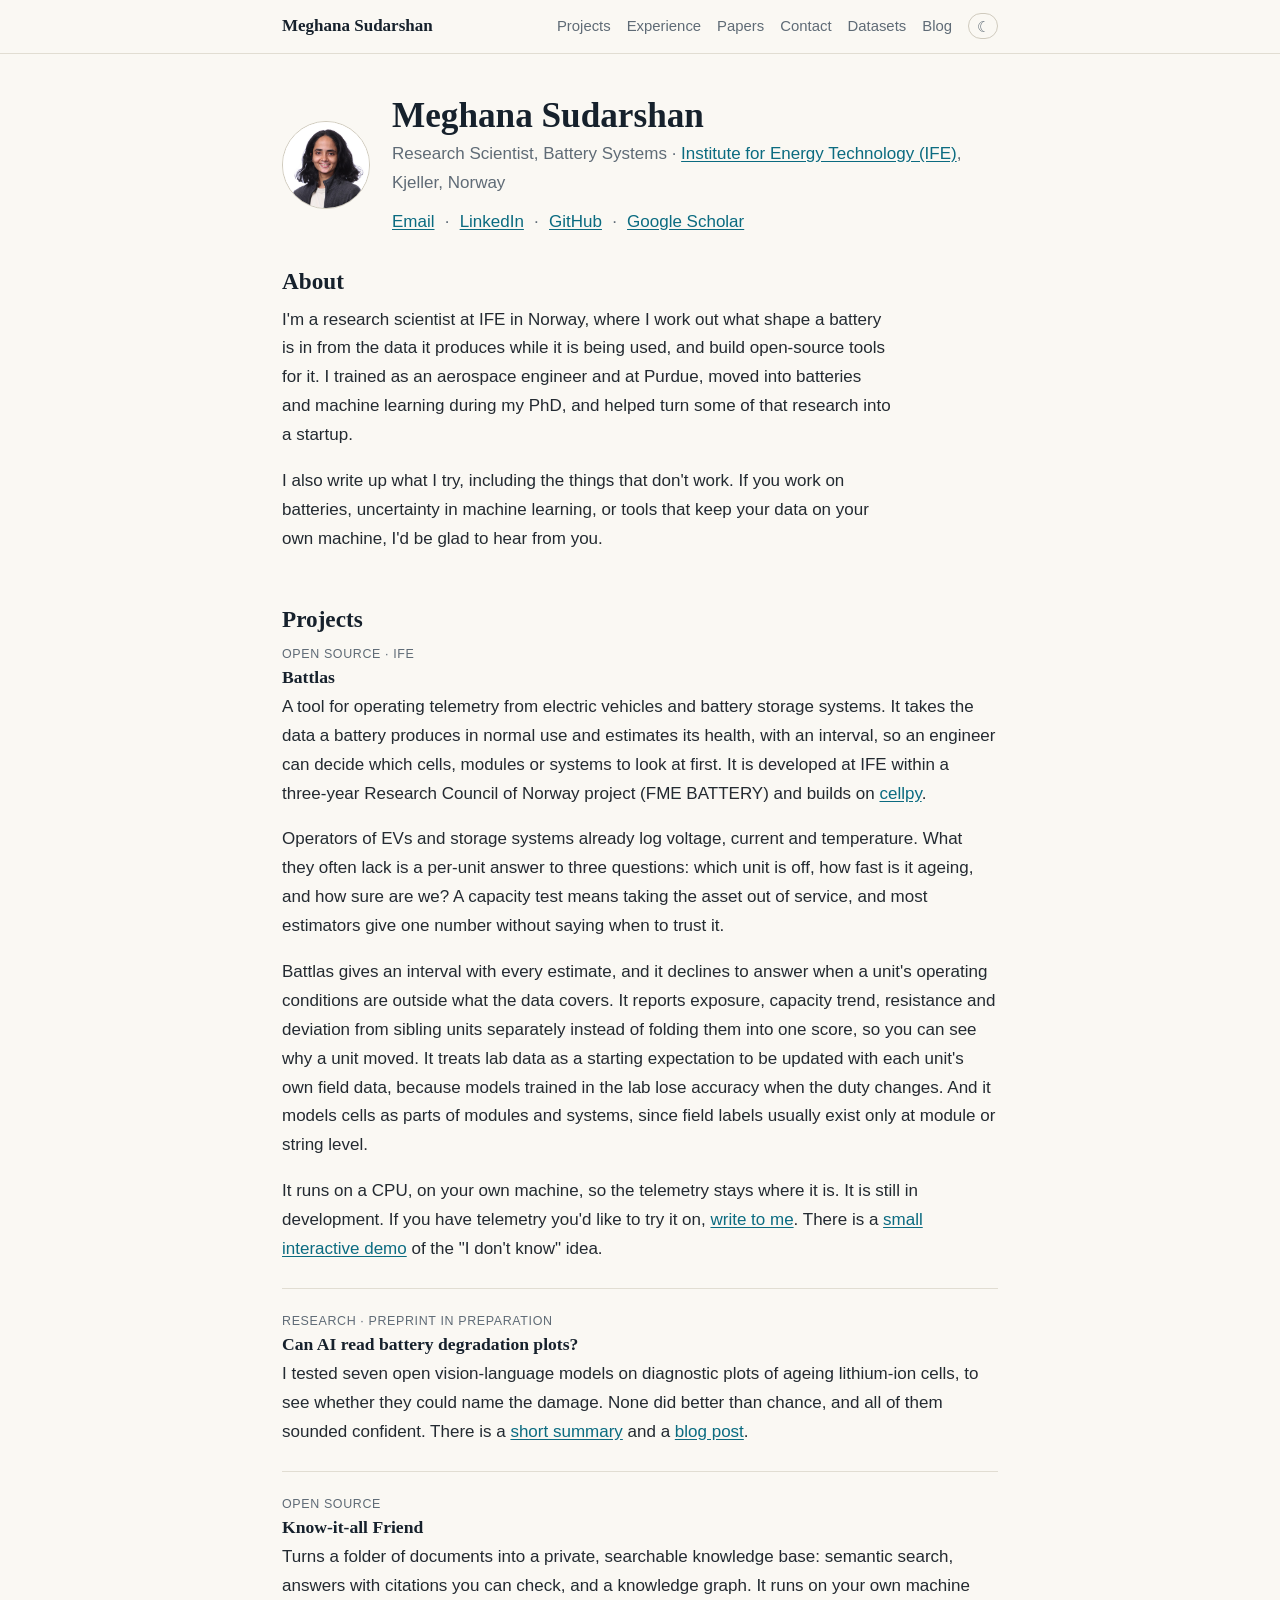
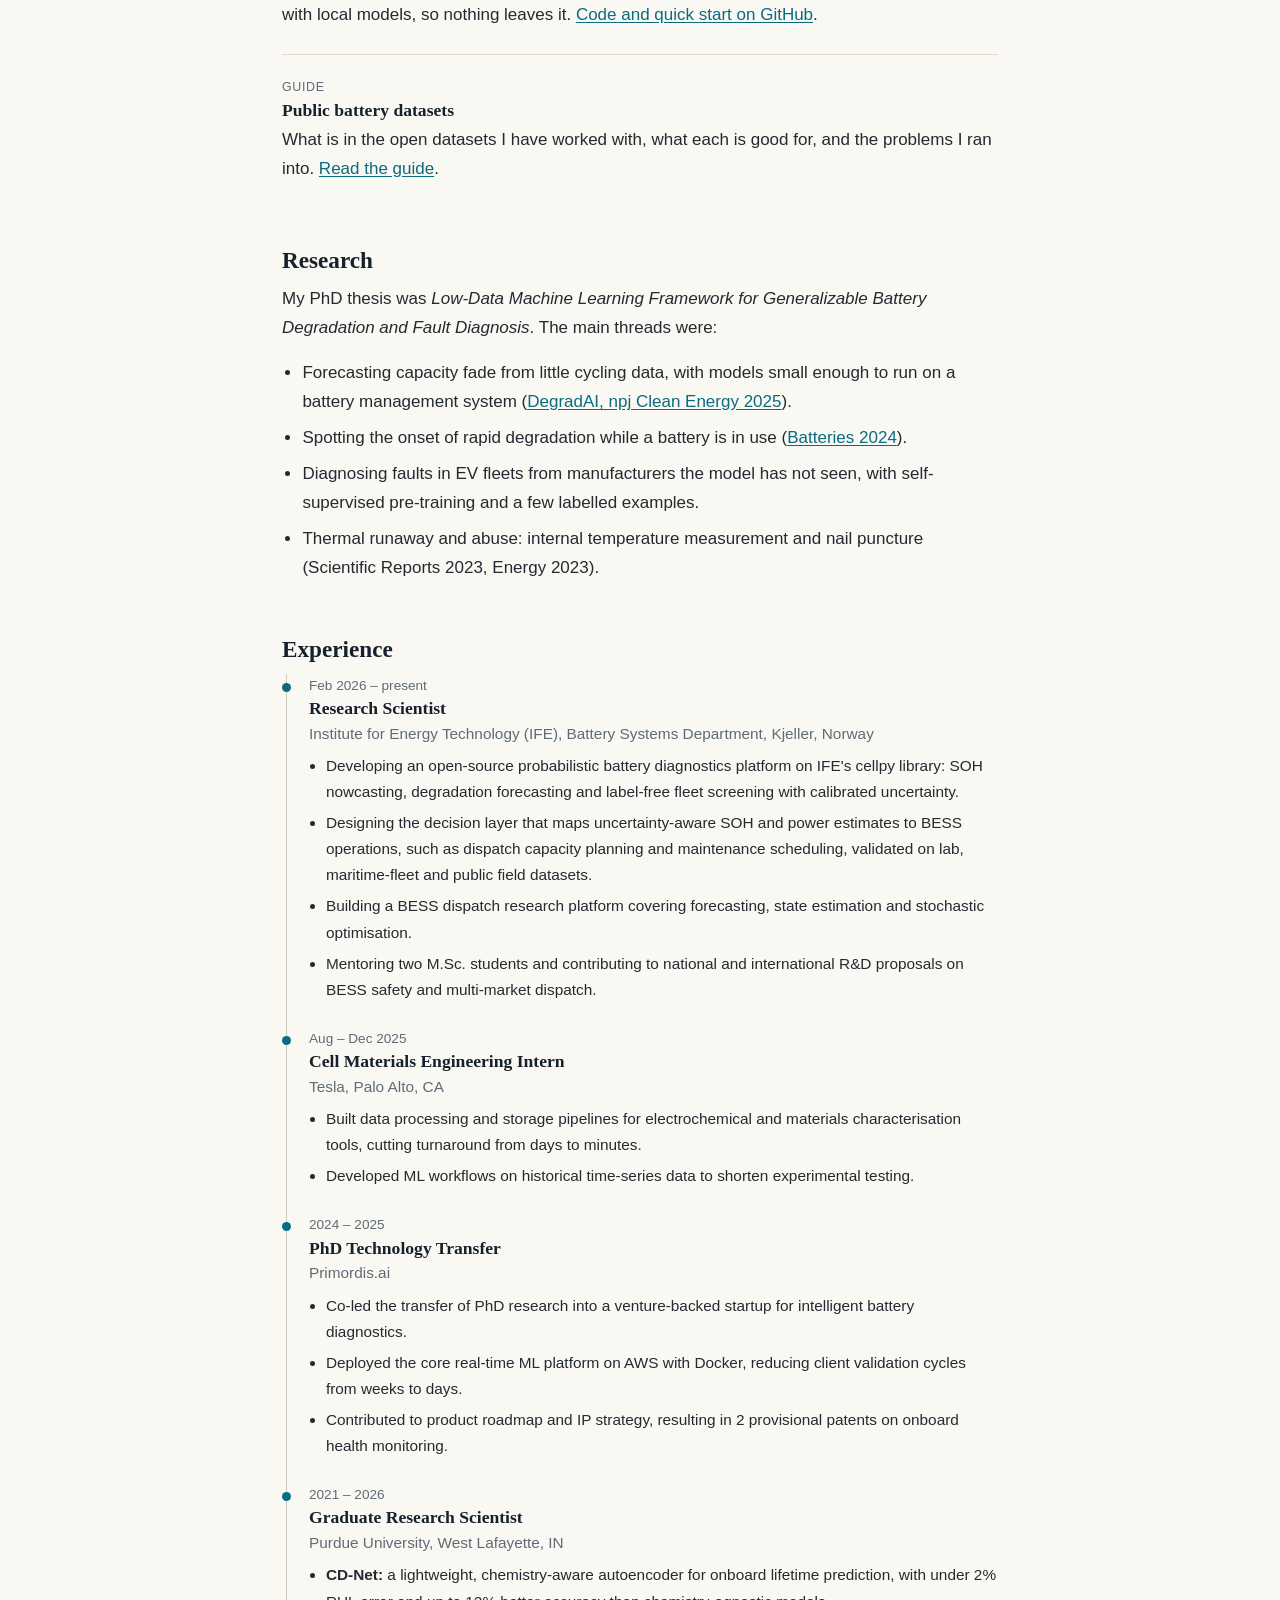
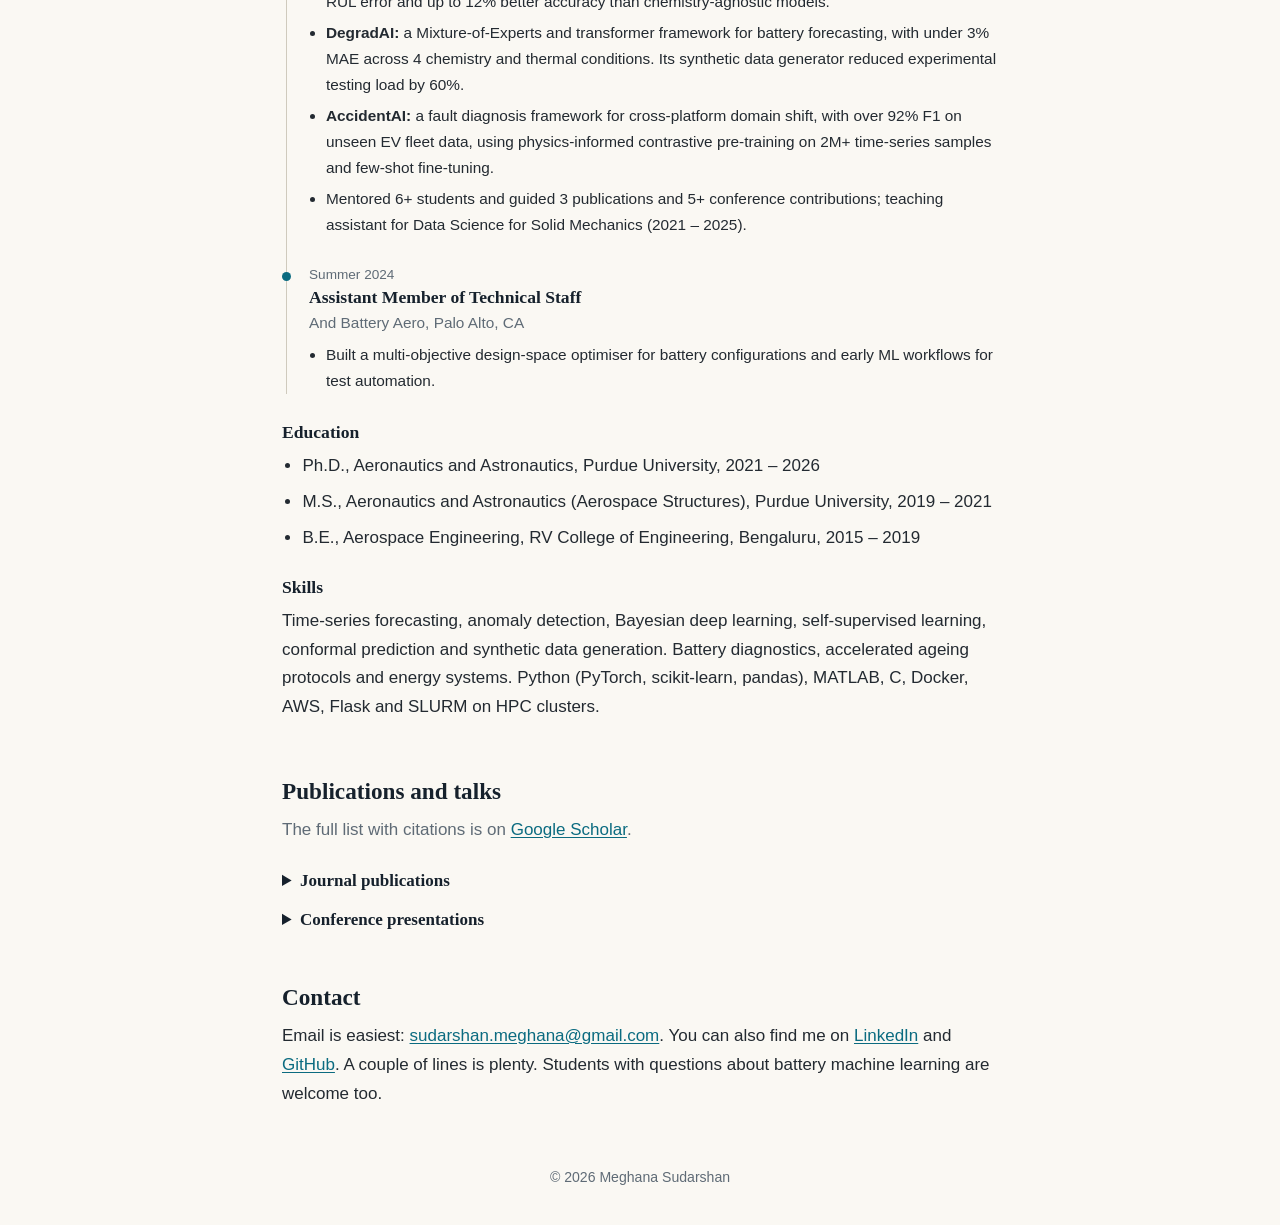
<file: index.html>
<!DOCTYPE html>
<html lang="en">
<head>
    <meta charset="UTF-8">
    <meta name="viewport" content="width=device-width, initial-scale=1.0">
    <meta name="author" content="Meghana Sudarshan">
    <meta name="description" content="Meghana Sudarshan, Research Scientist at IFE, Norway. I build open-source machine learning tools that turn battery operating data into diagnostic decisions.">
    <meta property="og:title" content="Meghana Sudarshan · Battery ML Research Scientist at IFE">
    <meta property="og:description" content="Open-source machine learning tools that turn battery operating data into diagnostic decisions.">
    <meta property="og:image" content="https://msudars.github.io/profile.jpg">
    <meta property="og:url" content="https://msudars.github.io/">
    <meta property="og:type" content="profile">
    <title>Meghana Sudarshan · Battery ML Research Scientist</title>
    <link rel="icon" href="data:image/svg+xml,%3Csvg xmlns='http://www.w3.org/2000/svg' viewBox='0 0 32 32'%3E%3Crect x='3' y='9' width='23' height='14' rx='3' fill='%23ffd84d' stroke='%230f2a43' stroke-width='2'/%3E%3Crect x='27' y='13' width='3' height='6' rx='1' fill='%230f2a43'/%3E%3C/svg%3E">
    <link rel="stylesheet" href="style.css">
    <script src="theme.js"></script>
    <script type="application/ld+json">
    {
      "@context": "https://schema.org",
      "@type": "Person",
      "name": "Meghana Sudarshan",
      "url": "https://msudars.github.io/",
      "image": "https://msudars.github.io/profile.jpg",
      "jobTitle": "Research Scientist",
      "worksFor": {"@type": "Organization", "name": "Institute for Energy Technology (IFE)", "url": "https://ife.no"},
      "alumniOf": {"@type": "CollegeOrUniversity", "name": "Purdue University"},
      "sameAs": [
        "https://www.linkedin.com/in/meghanasudarshan/",
        "https://scholar.google.com/citations?user=NRkEmQEAAAAJ",
        "https://github.com/msudars"
      ]
    }
    </script>
</head>
<body>
    <div class="topbar">
        <div class="wrap">
            <a class="brand" href="#top">Meghana Sudarshan</a>
            <a class="nav" href="#projects">Projects</a>
            <a class="nav" href="#experience">Experience</a>
            <a class="nav" href="#publications">Papers</a>
            <a class="nav" href="#contact">Contact</a>
            <a class="nav" href="datasets/">Datasets</a>
            <a class="nav" href="blog/">Blog</a>
        </div>
    </div>

    <main class="wrap" id="top">
        <div class="intro">
            <img src="profile.jpg" alt="Portrait of Meghana Sudarshan">
            <div>
                <h1>Meghana Sudarshan</h1>
                <p class="role">Research Scientist, Battery Systems · <a href="https://ife.no">Institute for Energy Technology (IFE)</a>, Kjeller, Norway</p>
                <p class="links">
                    <a href="mailto:sudarshan.meghana@gmail.com?subject=Hello%20from%20your%20website">Email</a><a href="https://www.linkedin.com/in/meghanasudarshan/">LinkedIn</a><a href="https://github.com/msudars">GitHub</a><a href="https://scholar.google.com/citations?user=NRkEmQEAAAAJ&hl=en">Google Scholar</a>
                </p>
            </div>
        </div>

        <div class="about">
            <h2>About</h2>
            <p>
                I'm a research scientist at IFE in Norway, where I work out what shape a battery is in from the data it produces
                while it is being used, and build open-source tools for it. I trained as an aerospace engineer and at Purdue,
                moved into batteries and machine learning during my PhD, and helped turn some of that research into a startup.
            </p>
            <p>
                I also write up what I try, including the things that don't work.
                If you work on batteries, uncertainty in machine learning, or tools that keep your data on your own machine,
                I'd be glad to hear from you.
            </p>
        </div>

        <section id="projects">
            <h2>Projects</h2>

            <div class="entry">
                <span class="tag">Open source · IFE</span>
                <h3>Battlas</h3>
                <p>
                    A tool for operating telemetry from electric vehicles and battery storage systems.
                    It takes the data a battery produces in normal use and estimates its health, with an interval,
                    so an engineer can decide which cells, modules or systems to look at first.
                    It is developed at IFE within a three-year Research Council of Norway project (FME BATTERY)
                    and builds on <a href="https://github.com/jepegit/cellpy">cellpy</a>.
                </p>
                <p>
                    Operators of EVs and storage systems already log voltage, current and temperature.
                    What they often lack is a per-unit answer to three questions: which unit is off, how fast is it ageing,
                    and how sure are we? A capacity test means taking the asset out of service, and most estimators give one number
                    without saying when to trust it.
                </p>
                <p>
                    Battlas gives an interval with every estimate, and it declines to answer when a unit's operating conditions are
                    outside what the data covers. It reports exposure, capacity trend, resistance and deviation from sibling units separately
                    instead of folding them into one score, so you can see why a unit moved. It treats lab data as a starting expectation to be
                    updated with each unit's own field data, because models trained in the lab lose accuracy when the duty changes.
                    And it models cells as parts of modules and systems, since field labels usually exist only at module or string level.
                </p>
                <p>
                    It runs on a CPU, on your own machine, so the telemetry stays where it is. It is still in development.
                    If you have telemetry you'd like to try it on, <a href="mailto:sudarshan.meghana@gmail.com?subject=Battlas">write to me</a>.
                    There is a <a href="battlas/">small interactive demo</a> of the "I don't know" idea.
                </p>
            </div>

            <div class="entry">
                <span class="tag">Research · preprint in preparation</span>
                <h3>Can AI read battery degradation plots?</h3>
                <p>
                    I tested seven open vision-language models on diagnostic plots of ageing lithium-ion cells, to see whether they could name the damage.
                    None did better than chance, and all of them sounded confident.
                    There is a <a href="vlm-ica/">short summary</a> and a <a href="blog/vlm-plots.html">blog post</a>.
                </p>
            </div>

            <div class="entry">
                <span class="tag">Open source</span>
                <h3>Know-it-all Friend</h3>
                <p>
                    Turns a folder of documents into a private, searchable knowledge base: semantic search, answers with citations
                    you can check, and a knowledge graph. It runs on your own machine with local models, so nothing leaves it.
                    <a href="https://github.com/msudars/know-it-all-friend">Code and quick start on GitHub</a>.
                </p>
            </div>

            <div class="entry">
                <span class="tag">Guide</span>
                <h3>Public battery datasets</h3>
                <p>
                    What is in the open datasets I have worked with, what each is good for, and the problems I ran into.
                    <a href="datasets/">Read the guide</a>.
                </p>
            </div>
        </section>

        <section id="research">
            <h2>Research</h2>
            <p>
                My PhD thesis was <em>Low-Data Machine Learning Framework for Generalizable Battery Degradation and Fault Diagnosis</em>.
                The main threads were:
            </p>
            <ul class="plain">
                <li>Forecasting capacity fade from little cycling data, with models small enough to run on a battery management system (<a href="https://doi.org/10.1038/s44406-025-00008-2">DegradAI, npj Clean Energy 2025</a>).</li>
                <li>Spotting the onset of rapid degradation while a battery is in use (<a href="https://doi.org/10.3390/batteries10100355">Batteries 2024</a>).</li>
                <li>Diagnosing faults in EV fleets from manufacturers the model has not seen, with self-supervised pre-training and a few labelled examples.</li>
                <li>Thermal runaway and abuse: internal temperature measurement and nail puncture (Scientific Reports 2023, Energy 2023).</li>
            </ul>
        </section>

        <section id="experience">
            <h2>Experience</h2>
            <div class="tl">
                <div class="tl-item">
                    <div class="when">Feb 2026 – present</div>
                    <h3>Research Scientist</h3>
                    <p class="org">Institute for Energy Technology (IFE), Battery Systems Department, Kjeller, Norway</p>
                    <ul>
                        <li>Developing an open-source probabilistic battery diagnostics platform on IFE's cellpy library: SOH nowcasting, degradation forecasting and label-free fleet screening with calibrated uncertainty.</li>
                        <li>Designing the decision layer that maps uncertainty-aware SOH and power estimates to BESS operations, such as dispatch capacity planning and maintenance scheduling, validated on lab, maritime-fleet and public field datasets.</li>
                        <li>Building a BESS dispatch research platform covering forecasting, state estimation and stochastic optimisation.</li>
                        <li>Mentoring two M.Sc. students and contributing to national and international R&amp;D proposals on BESS safety and multi-market dispatch.</li>
                    </ul>
                </div>
                <div class="tl-item">
                    <div class="when">Aug – Dec 2025</div>
                    <h3>Cell Materials Engineering Intern</h3>
                    <p class="org">Tesla, Palo Alto, CA</p>
                    <ul>
                        <li>Built data processing and storage pipelines for electrochemical and materials characterisation tools, cutting turnaround from days to minutes.</li>
                        <li>Developed ML workflows on historical time-series data to shorten experimental testing.</li>
                    </ul>
                </div>
                <div class="tl-item">
                    <div class="when">2024 – 2025</div>
                    <h3>PhD Technology Transfer</h3>
                    <p class="org">Primordis.ai</p>
                    <ul>
                        <li>Co-led the transfer of PhD research into a venture-backed startup for intelligent battery diagnostics.</li>
                        <li>Deployed the core real-time ML platform on AWS with Docker, reducing client validation cycles from weeks to days.</li>
                        <li>Contributed to product roadmap and IP strategy, resulting in 2 provisional patents on onboard health monitoring.</li>
                    </ul>
                </div>
                <div class="tl-item">
                    <div class="when">2021 – 2026</div>
                    <h3>Graduate Research Scientist</h3>
                    <p class="org">Purdue University, West Lafayette, IN</p>
                    <ul>
                        <li><strong>CD-Net:</strong> a lightweight, chemistry-aware autoencoder for onboard lifetime prediction, with under 2% RUL error and up to 12% better accuracy than chemistry-agnostic models.</li>
                        <li><strong>DegradAI:</strong> a Mixture-of-Experts and transformer framework for battery forecasting, with under 3% MAE across 4 chemistry and thermal conditions. Its synthetic data generator reduced experimental testing load by 60%.</li>
                        <li><strong>AccidentAI:</strong> a fault diagnosis framework for cross-platform domain shift, with over 92% F1 on unseen EV fleet data, using physics-informed contrastive pre-training on 2M+ time-series samples and few-shot fine-tuning.</li>
                        <li>Mentored 6+ students and guided 3 publications and 5+ conference contributions; teaching assistant for Data Science for Solid Mechanics (2021 – 2025).</li>
                    </ul>
                </div>
                <div class="tl-item">
                    <div class="when">Summer 2024</div>
                    <h3>Assistant Member of Technical Staff</h3>
                    <p class="org">And Battery Aero, Palo Alto, CA</p>
                    <ul>
                        <li>Built a multi-objective design-space optimiser for battery configurations and early ML workflows for test automation.</li>
                    </ul>
                </div>
            </div>

            <h3 style="margin-top:28px;">Education</h3>
            <ul class="plain" style="margin-top:8px;">
                <li>Ph.D., Aeronautics and Astronautics, Purdue University, 2021 – 2026</li>
                <li>M.S., Aeronautics and Astronautics (Aerospace Structures), Purdue University, 2019 – 2021</li>
                <li>B.E., Aerospace Engineering, RV College of Engineering, Bengaluru, 2015 – 2019</li>
            </ul>

            <h3 style="margin-top:24px;">Skills</h3>
            <p style="margin-top:8px;">
                Time-series forecasting, anomaly detection, Bayesian deep learning, self-supervised learning, conformal prediction and synthetic data generation.
                Battery diagnostics, accelerated ageing protocols and energy systems.
                Python (PyTorch, scikit-learn, pandas), MATLAB, C, Docker, AWS, Flask and SLURM on HPC clusters.
            </p>
        </section>

        <section id="publications">
            <h2>Publications and talks</h2>
            <p class="lead">The full list with citations is on <a href="https://scholar.google.com/citations?user=NRkEmQEAAAAJ&hl=en">Google Scholar</a>.</p>

            <details>
                <summary>Journal publications</summary>
                <ol class="pubs">
                    <li>Meghana Sudarshan, Jaya Vikeswara Rao Vajja, Vikas Tomar, "DegradAI: Long-Term Capacity Degradation Prediction for Lithium-Ion Batteries Using Limited Cycling Data", npj Clean Energy, August 2025. <a href="https://doi.org/10.1038/s44406-025-00008-2">doi:10.1038/s44406-025-00008-2</a></li>
                    <li>Jaya Vikeswara Rao Vajja, Alexey Serov, Meghana Sudarshan, Mahavir Singh, Vikas Tomar, "In Operando Health Monitoring for Lithium-Ion Batteries in Electric Propulsion Using Deep Learning", Batteries 10(10), 355, 2024. <a href="https://doi.org/10.3390/batteries10100355">doi:10.3390/batteries10100355</a></li>
                    <li>Meghana Sudarshan, Ritesh Gautam, Mahavir Singh, R. Edwin García, Vikas Tomar, "A comparative analysis of the influence of data-processing on battery health prediction by two machine learning algorithms", Journal of Energy Storage, 2024</li>
                    <li>Meghana Sudarshan, Alexey Serov, Surya Mitra Ayalasomayajula, Casey Jones, R. Edwin García, Vikas Tomar, "Data-Driven Autoencoder Neural Network for Onboard BMS Lithium-Ion Battery Degradation Prediction", Journal of Energy Storage, Volume 82, 110575, 2024</li>
                    <li>Casey Jones, Meghana Sudarshan, Vikas Tomar, "Analysis of Capacity Decay, Impedance, and Heat Generation of Lithium-ion Batteries experiencing multiple simultaneous abuse conditions", Frontiers of Energy (Submitted)</li>
                    <li>Casey Jones, Meghana Sudarshan, Vikas Tomar, "Predicting the discharge capacity of a Lithium-ion battery after nail puncture using a Gaussian process regression with incremental capacity analysis", Energy, Volume 285, 129364, 2023</li>
                    <li>Casey Jones, Meghana Sudarshan, R. Edwin García, Vikas Tomar, "Direct measurement of internal temperatures of commercially available 18650 lithium-ion batteries", Scientific Reports 13, 14421, 2023</li>
                    <li>Casey Jones, Meghana Sudarshan, Alex Serov, Vikas Tomar, "Investigation of physical effects on prismatic lithium-ion cell electrodes after partial nail puncture using Raman spectroscopy and incremental capacity analysis", eTransportation 12, 100174</li>
                    <li>Abhijeet Dhiman, Nolan Simon Lewis, Tyler Dillard, Meghana Sudarshan, Vikas Tomar, "Advancements in mechanical Raman spectroscopy for applications in energetic materials", Energetic Materials Frontiers 2 (3), 193-200, 2021</li>
                </ol>
            </details>

            <details>
                <summary>Conference presentations</summary>
                <ol class="pubs">
                    <li>Meghana Sudarshan, Jaya Vikeswara Rao Vajja, Mahavir Singh, "Low Data Machine Learning Framework for Accelerated Lithium-Ion Battery Degradation Prediction", 247th ECS Meeting, Montréal, Canada, May 18–22, 2025</li>
                    <li>Jaya Vikeswara Rao Vajja, Meghana Sudarshan, Brian Chuanyu Chang, Vikas Tomar, "Predicting Rapid Degradation Onset in Lithium-Ion Batteries during Real-Time Operation Using Machine Learning", NASA Aerospace Battery Workshop, Huntsville, AL, November 19–21, 2024</li>
                    <li>Marco Herbsommer, Sushrut Karmarkar, Meghana Sudarshan, Mahavir Singh, Vikas Tomar, "Deep neural network driven combined THz-Raman spectroscopy technique for physical spectroscopic identification station", CBM Fall 2024 IAB Meeting, Notre Dame, South Bend, IN, December 3, 2024</li>
                    <li>Meghana Sudarshan, Vikas Tomar, "Enhancing Temperature-Dependent Li-ion Battery Behavior Predictions with Transfer Learning", 244th ECS Meeting, 2023</li>
                    <li>Casey Jones, Meghana Sudarshan, Vikas Tomar, "Data-Driven Prediction of Long- and Short-Term Li-ion Battery Degradation Using Public Datasets and Nail Puncture Testing", NASA Battery Workshop, 2022</li>
                    <li>Meghana Sudarshan, Casey Jones, Vikas Tomar, "Prevention of thermal runaway in Li-ion batteries using machine learning model prediction", TMS 150th Annual Meeting, 2022</li>
                    <li>Meghana Sudarshan, Alexey Serov, Casey Jones, Atul Prakash, Vikas Tomar, "Data-driven model based comparison of public datasets for online state of charge estimation in Lithium-ion batteries", TMS 150th Annual Meeting, 2022</li>
                    <li>Meghana Sudarshan, Ayotomi Olokun, Abhijeet Dhiman, Vikas Tomar, "Comparison of deflagration modes in a granular energetic material due to spherical and planar impact", TMS 150th Annual Meeting, 2022</li>
                    <li>Meghana Sudarshan, Bing Li, Casey Jones, Vikas Tomar, "Use of internal temperature sensors for early detection of thermal runaway in large capacity Lithium-ion pouch cells", NATAS 2021</li>
                    <li>Benjamin Rohit, Punya D Gowda, Nandini B Nagaraju, Meghana Sudarshan, "Life and Failure of Aircraft Wheels - A Review", IOP Conference Series: Materials Science and Engineering 520 (1), 012002, 2019</li>
                    <li>Meghana Sudarshan, Punya D Gowda, Benjamin Rohit, Nandini B Nagaraju, "Effect of Temperature on Local Stresses in Magnetoelectric Composites", IEEE 10th International Conference on Mechanical and Aerospace Engineering (ICMAE), 550-554, 2019</li>
                </ol>
            </details>
        </section>

        <section id="contact">
            <h2>Contact</h2>
            <p>
                Email is easiest: <a href="mailto:sudarshan.meghana@gmail.com?subject=Hello%20from%20your%20website">sudarshan.meghana@gmail.com</a>.
                You can also find me on <a href="https://www.linkedin.com/in/meghanasudarshan/">LinkedIn</a> and <a href="https://github.com/msudars">GitHub</a>.
                A couple of lines is plenty. Students with questions about battery machine learning are welcome too.
            </p>
        </section>
    </main>

    <footer>&copy; 2026 Meghana Sudarshan</footer>
    <script src="site.js"></script>
</body>
</html>
</file>
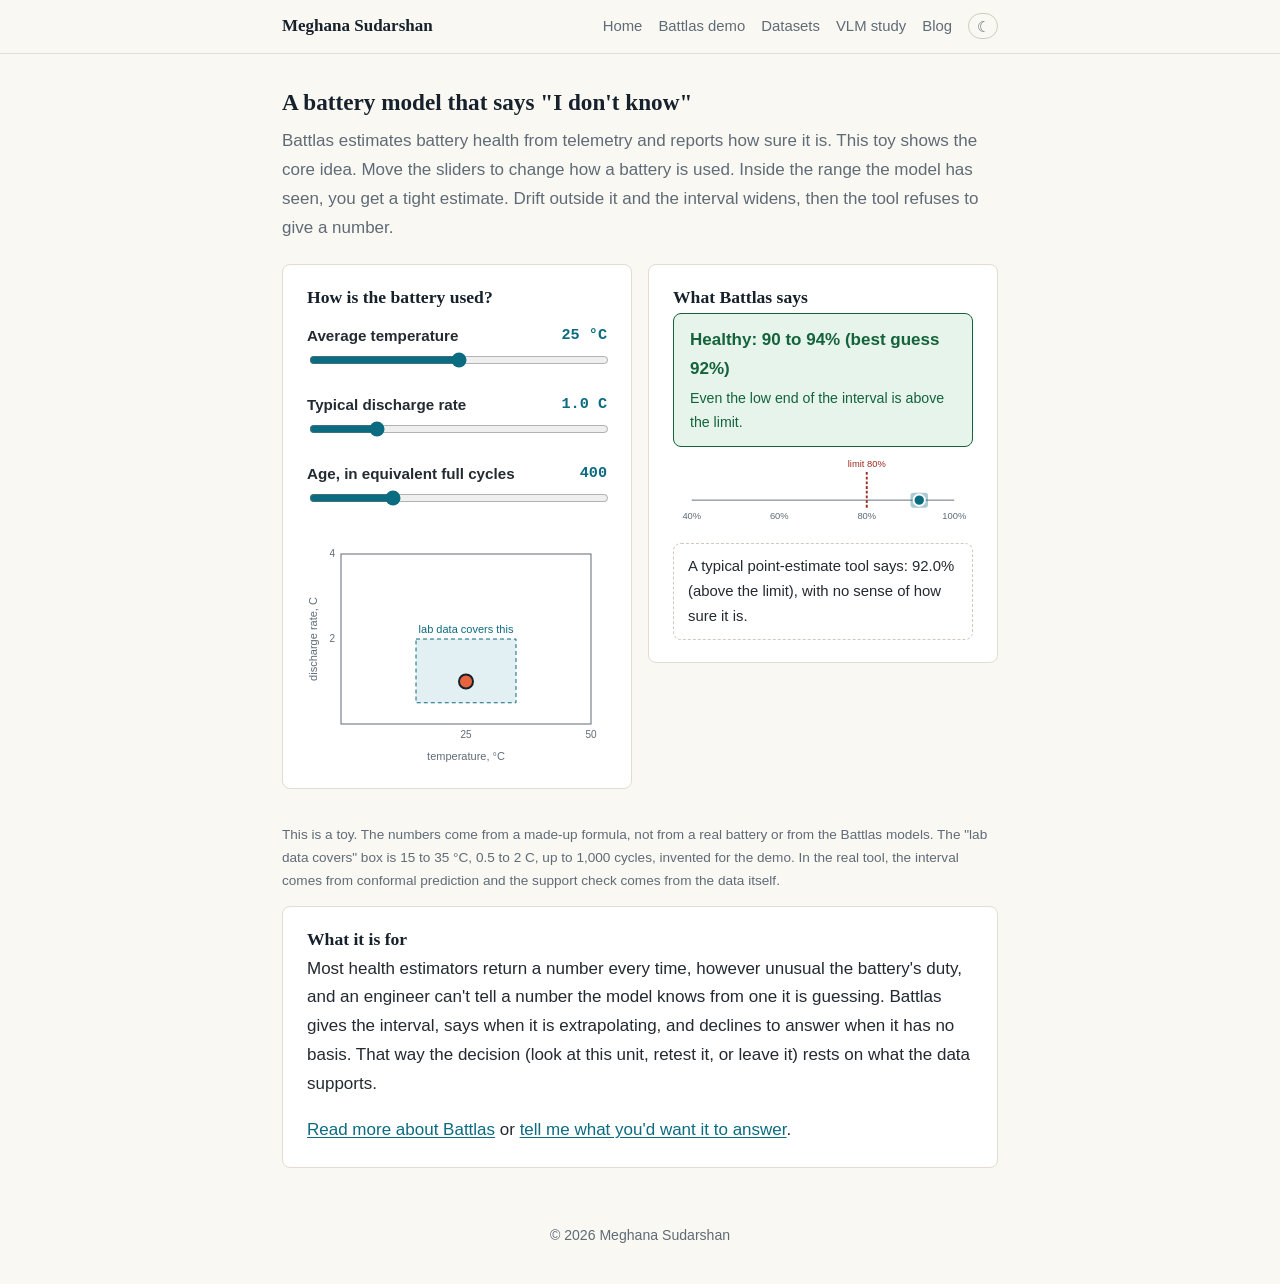
<file: battlas/index.html>
<!DOCTYPE html>
<html lang="en">
<head>
    <meta charset="UTF-8">
    <meta name="viewport" content="width=device-width, initial-scale=1.0">
    <meta name="description" content="An interactive toy that shows the idea behind Battlas: a battery health estimate that widens its uncertainty and abstains when conditions fall outside the evidence.">
    <meta property="og:title" content="Try it: a battery model that says &quot;I don't know&quot;">
    <meta property="og:description" content="Drag the sliders and watch the estimate widen, then abstain, as conditions leave what the data covers.">
    <meta property="og:image" content="https://msudars.github.io/profile.jpg">
    <title>Battlas demo · Meghana Sudarshan</title>
    <link rel="icon" href="data:image/svg+xml,%3Csvg xmlns='http://www.w3.org/2000/svg' viewBox='0 0 32 32'%3E%3Crect x='3' y='9' width='23' height='14' rx='3' fill='%23ffd84d' stroke='%230f2a43' stroke-width='2'/%3E%3Crect x='27' y='13' width='3' height='6' rx='1' fill='%230f2a43'/%3E%3C/svg%3E">
    <link rel="stylesheet" href="../style.css">
    <script src="../theme.js"></script>
</head>
<body>
    <div class="topbar">
        <div class="wrap">
            <a class="brand" href="../">Meghana Sudarshan</a>
            <a class="nav" href="../">Home</a>
            <a class="nav pill" href="./">Battlas demo</a>
            <a class="nav pill" href="../datasets/">Datasets</a>
            <a class="nav pill" href="../vlm-ica/">VLM study</a>
            <a class="nav blog" href="../blog/">Blog</a>
        </div>
    </div>

    <main class="wrap">
        <section>
            <h2>A battery model that says "I don't know"</h2>
            <p class="lead">
                Battlas estimates battery health from telemetry and reports how sure it is. This toy shows the core idea.
                Move the sliders to change how a battery is used. Inside the range the model has seen, you get a tight estimate.
                Drift outside it and the interval widens, then the tool refuses to give a number.
            </p>

            <div class="demo">
                <div class="card ctl">
                    <h3>How is the battery used?</h3>
                    <label for="temp">Average temperature <output id="o-temp"></output></label>
                    <input id="temp" type="range" min="0" max="50" step="1" value="25">
                    <label for="crate">Typical discharge rate <output id="o-crate"></output></label>
                    <input id="crate" type="range" min="0.2" max="4" step="0.1" value="1">
                    <label for="fec">Age, in equivalent full cycles <output id="o-fec"></output></label>
                    <input id="fec" type="range" min="0" max="1500" step="10" value="400">

                    <svg id="plane" viewBox="0 0 300 232" role="img" aria-label="Map of temperature against discharge rate. A shaded box marks the conditions the lab data covers, and a dot marks the current setting." style="margin-top:18px;"></svg>
                </div>

                <div>
                    <div class="card" aria-live="polite">
                        <h3>What Battlas says</h3>
                        <p id="verdict" class="verdict"></p>
                        <svg id="scale" viewBox="0 0 320 78" role="img" aria-label="Health scale from 40 to 100 percent with the estimate and its interval" style="margin:6px 0 12px;"></svg>
                        <p class="versus" id="versus"></p>
                    </div>
                </div>
            </div>

            <p class="fineprint" style="margin-top:18px;">
                This is a toy. The numbers come from a made-up formula, not from a real battery or from the Battlas models.
                The "lab data covers" box is 15 to 35 °C, 0.5 to 2 C, up to 1,000 cycles, invented for the demo.
                In the real tool, the interval comes from conformal prediction and the support check comes from the data itself.
            </p>

            <div class="card">
                <h3>What it is for</h3>
                <p>
                    Most health estimators return a number every time, however unusual the battery's duty,
                    and an engineer can't tell a number the model knows from one it is guessing.
                    Battlas gives the interval, says when it is extrapolating, and declines to answer when it has no basis.
                    That way the decision (look at this unit, retest it, or leave it) rests on what the data supports.
                </p>
                <p><a href="../#projects">Read more about Battlas</a> or <a href="mailto:sudarshan.meghana@gmail.com?subject=Battlas">tell me what you'd want it to answer</a>.</p>
            </div>
        </section>
    </main>

    <footer>&copy; 2026 Meghana Sudarshan</footer>

    <script>
    (function () {
        // Toy model. Everything below is invented for illustration.
        var LIMIT = 80;                       // health limit, percent
        var SUP = { t: [15, 35], c: [0.5, 2], f: 1000 };   // "lab data covers"
        var $ = function (id) { return document.getElementById(id); };
        var NS = 'http://www.w3.org/2000/svg';

        function el(tag, attrs, text) {
            var e = document.createElementNS(NS, tag);
            for (var k in attrs) e.setAttribute(k, attrs[k]);
            if (text) e.textContent = text;
            return e;
        }

        function model(T, C, F) {
            var stress = 1 + 0.02 * Math.max(0, T - 25) + 0.01 * Math.max(0, 15 - T) + 0.15 * Math.max(0, C - 1);
            var mid = Math.max(40, Math.min(100, 100 - 0.02 * F * stress));
            var dT = Math.max(0, SUP.t[0] - T, T - SUP.t[1]) / 10;
            var dC = Math.max(0, SUP.c[0] - C, C - SUP.c[1]) / 1;
            var dF = Math.max(0, F - SUP.f) / 500;
            var d = Math.sqrt(dT * dT + dC * dC + dF * dF);   // 0 = inside the data
            var half = (1 + F / 400) * (1 + 4 * d);
            return { mid: mid, half: half, d: d };
        }

        function drawPlane(T, C) {
            var s = $('plane'); s.textContent = '';
            var X = function (t) { return 34 + (t / 50) * 250; };
            var Y = function (c) { return 190 - (c / 4) * 170; };
            s.appendChild(el('rect', { x: 34, y: 20, width: 250, height: 170, class: 's-frame' }));
            s.appendChild(el('rect', { x: X(SUP.t[0]), y: Y(SUP.c[1]), width: X(SUP.t[1]) - X(SUP.t[0]), height: Y(SUP.c[0]) - Y(SUP.c[1]), class: 's-cover' }));
            s.appendChild(el('text', { x: X(25), y: Y(SUP.c[1]) - 6, 'text-anchor': 'middle', 'font-size': 11, class: 's-cover-t' }, 'lab data covers this'));
            s.appendChild(el('text', { x: 159, y: 226, 'text-anchor': 'middle', 'font-size': 11, class: 's-t' }, 'temperature, \u00b0C'));
            s.appendChild(el('text', { x: 10, y: 105, 'text-anchor': 'middle', 'font-size': 11, class: 's-t', transform: 'rotate(-90 10 105)' }, 'discharge rate, C'));
            [0, 25, 50].forEach(function (t) { s.appendChild(el('text', { x: X(t), y: 204, 'text-anchor': 'middle', 'font-size': 10, class: 's-t' }, t)); });
            [0, 2, 4].forEach(function (c) { s.appendChild(el('text', { x: 28, y: Y(c) + 3, 'text-anchor': 'end', 'font-size': 10, class: 's-t' }, c)); });
            s.appendChild(el('circle', { cx: X(T), cy: Y(C), r: 7, class: 's-dot' }));
        }

        function drawScale(r, abstain) {
            var s = $('scale'); s.textContent = '';
            var X = function (v) { return 20 + ((v - 40) / 60) * 280; };
            s.appendChild(el('line', { x1: X(40), y1: 46, x2: X(100), y2: 46, class: 's-axis' }));
            [40, 60, 80, 100].forEach(function (v) {
                s.appendChild(el('text', { x: X(v), y: 66, 'text-anchor': 'middle', 'font-size': 10, class: 's-t' }, v + '%'));
            });
            s.appendChild(el('line', { x1: X(LIMIT), y1: 16, x2: X(LIMIT), y2: 54, class: 's-limit' }));
            s.appendChild(el('text', { x: X(LIMIT), y: 11, 'text-anchor': 'middle', 'font-size': 10, class: 's-limit-t' }, 'limit 80%'));
            if (abstain) {
                s.appendChild(el('text', { x: 160, y: 34, 'text-anchor': 'middle', 'font-size': 13, class: 's-abst' }, 'no estimate: outside the evidence'));
                return;
            }
            var lo = Math.max(40, r.mid - r.half), hi = Math.min(100, r.mid + r.half);
            s.appendChild(el('rect', { x: X(lo), y: 38, width: Math.max(2, X(hi) - X(lo)), height: 16, rx: 3, class: 's-int' }));
            s.appendChild(el('circle', { cx: X(r.mid), cy: 46, r: 6, class: 's-pt' }));
        }

        function render() {
            var T = +$('temp').value, C = +$('crate').value, F = +$('fec').value;
            $('o-temp').textContent = T + ' °C';
            $('o-crate').textContent = C.toFixed(1) + ' C';
            $('o-fec').textContent = F;
            var r = model(T, C, F);
            var abstain = r.d > 1;
            var v = $('verdict'), cls, head, sub;

            if (abstain) {
                cls = 'v-grey'; head = 'Abstain';
                sub = 'These conditions are too far from the data the model has seen. Test this unit under known conditions instead of trusting a guess.';
            } else {
                var lo = r.mid - r.half, hi = r.mid + r.half;
                var range = lo.toFixed(0) + ' to ' + hi.toFixed(0) + '% (best guess ' + r.mid.toFixed(0) + '%)';
                if (lo > LIMIT) { cls = 'v-green'; head = 'Healthy: ' + range; sub = 'Even the low end of the interval is above the limit.'; }
                else if (hi < LIMIT) { cls = 'v-red'; head = 'Below the limit: ' + range; sub = 'Even the high end of the interval is below the limit.'; }
                else { cls = 'v-amber'; head = 'Cannot tell yet: ' + range; sub = 'The interval straddles the limit, so this unit is worth a closer look or a retest.'; }
                if (r.d > 0) sub += ' Extrapolating: conditions are outside the data, so the interval is wider.';
            }
            v.className = 'verdict ' + cls;
            v.textContent = '';
            v.appendChild(document.createTextNode(head));
            var sm = document.createElement('small'); sm.textContent = sub; v.appendChild(sm);

            var pt = r.mid.toFixed(1) + '%';
            $('versus').textContent = 'A typical point-estimate tool says: ' + pt + ' ' + (r.mid > LIMIT ? '(above the limit)' : '(below the limit)') +
                (abstain || r.d > 0 ? ', with the same confidence as always, even though it is guessing here.' : ', with no sense of how sure it is.');

            drawPlane(T, C);
            drawScale(r, abstain);
        }

        ['temp', 'crate', 'fec'].forEach(function (id) { $(id).addEventListener('input', render); });
        render();
    })();
    </script>
    <script src="../site.js"></script>
</body>
</html>
</file>
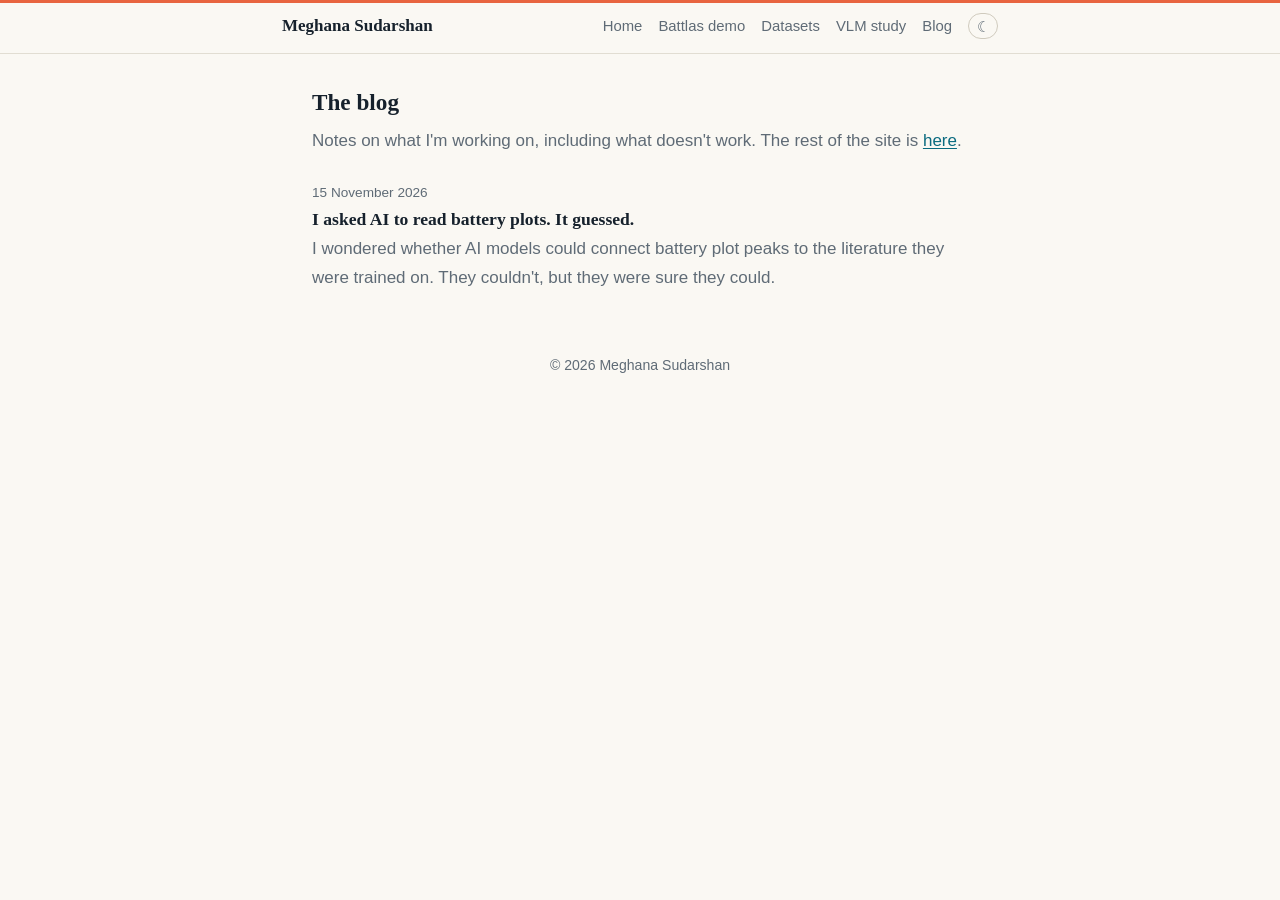
<file: blog/index.html>
<!DOCTYPE html>
<html lang="en">
<head>
    <meta charset="UTF-8">
    <meta name="viewport" content="width=device-width, initial-scale=1.0">
    <meta name="description" content="Notes, experiments and half-formed thoughts from Meghana Sudarshan: batteries, machine learning and the odd tangent.">
    <title>Blog · Meghana Sudarshan</title>
    <link rel="icon" href="data:image/svg+xml,%3Csvg xmlns='http://www.w3.org/2000/svg' viewBox='0 0 32 32'%3E%3Crect x='3' y='9' width='23' height='14' rx='3' fill='%23ffd84d' stroke='%230f2a43' stroke-width='2'/%3E%3Crect x='27' y='13' width='3' height='6' rx='1' fill='%230f2a43'/%3E%3C/svg%3E">
    <link rel="stylesheet" href="../style.css">
    <script src="../theme.js"></script>
</head>
<body>
    <div class="topbar">
        <div class="wrap">
            <a class="brand" href="../">Meghana Sudarshan</a>
            <a class="nav" href="../">Home</a>
            <a class="nav pill" href="../battlas/">Battlas demo</a>
            <a class="nav pill" href="../datasets/">Datasets</a>
            <a class="nav pill" href="../vlm-ica/">VLM study</a>
            <a class="nav blog" href="./">Blog</a>
        </div>
    </div>

    <main class="wrap narrow">
        <section>
            <h2>The blog</h2>
            <p class="lead">Notes on what I'm working on, including what doesn't work. The rest of the site is <a href="../">here</a>.</p>

            <!-- To add a post: copy an existing post (e.g. vlm-plots.html) to a new file, edit it, then add a <li> below (newest first). -->
            <ul class="posts">
                <li>
                    <a class="post" href="vlm-plots.html">
                        <span class="date">15 November 2026</span>
                        <h3>I asked AI to read battery plots. It guessed.</h3>
                        <p>I wondered whether AI models could connect battery plot peaks to the literature they were trained on. They couldn't, but they were sure they could.</p>
                    </a>
                </li>
            </ul>
        </section>
    </main>

    <footer>&copy; 2026 Meghana Sudarshan</footer>
    <script src="../site.js"></script>
</body>
</html>
</file>
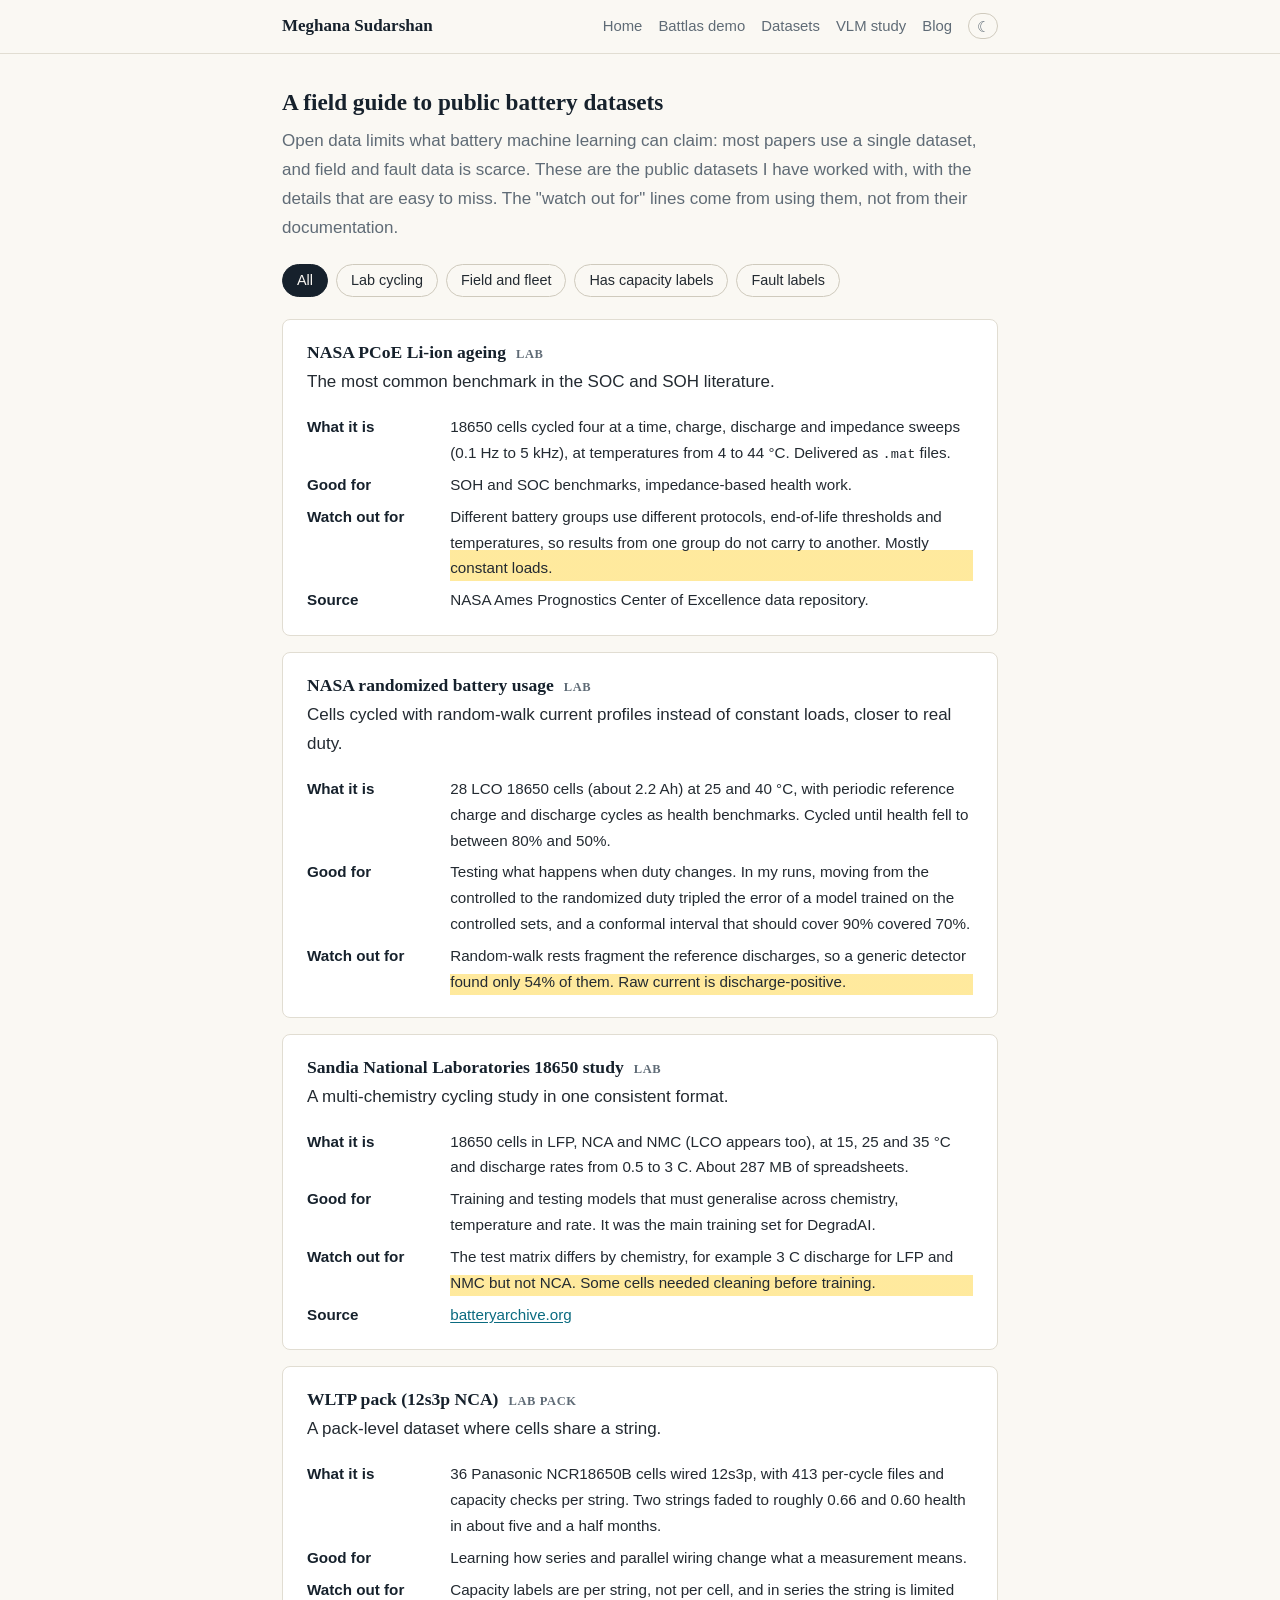
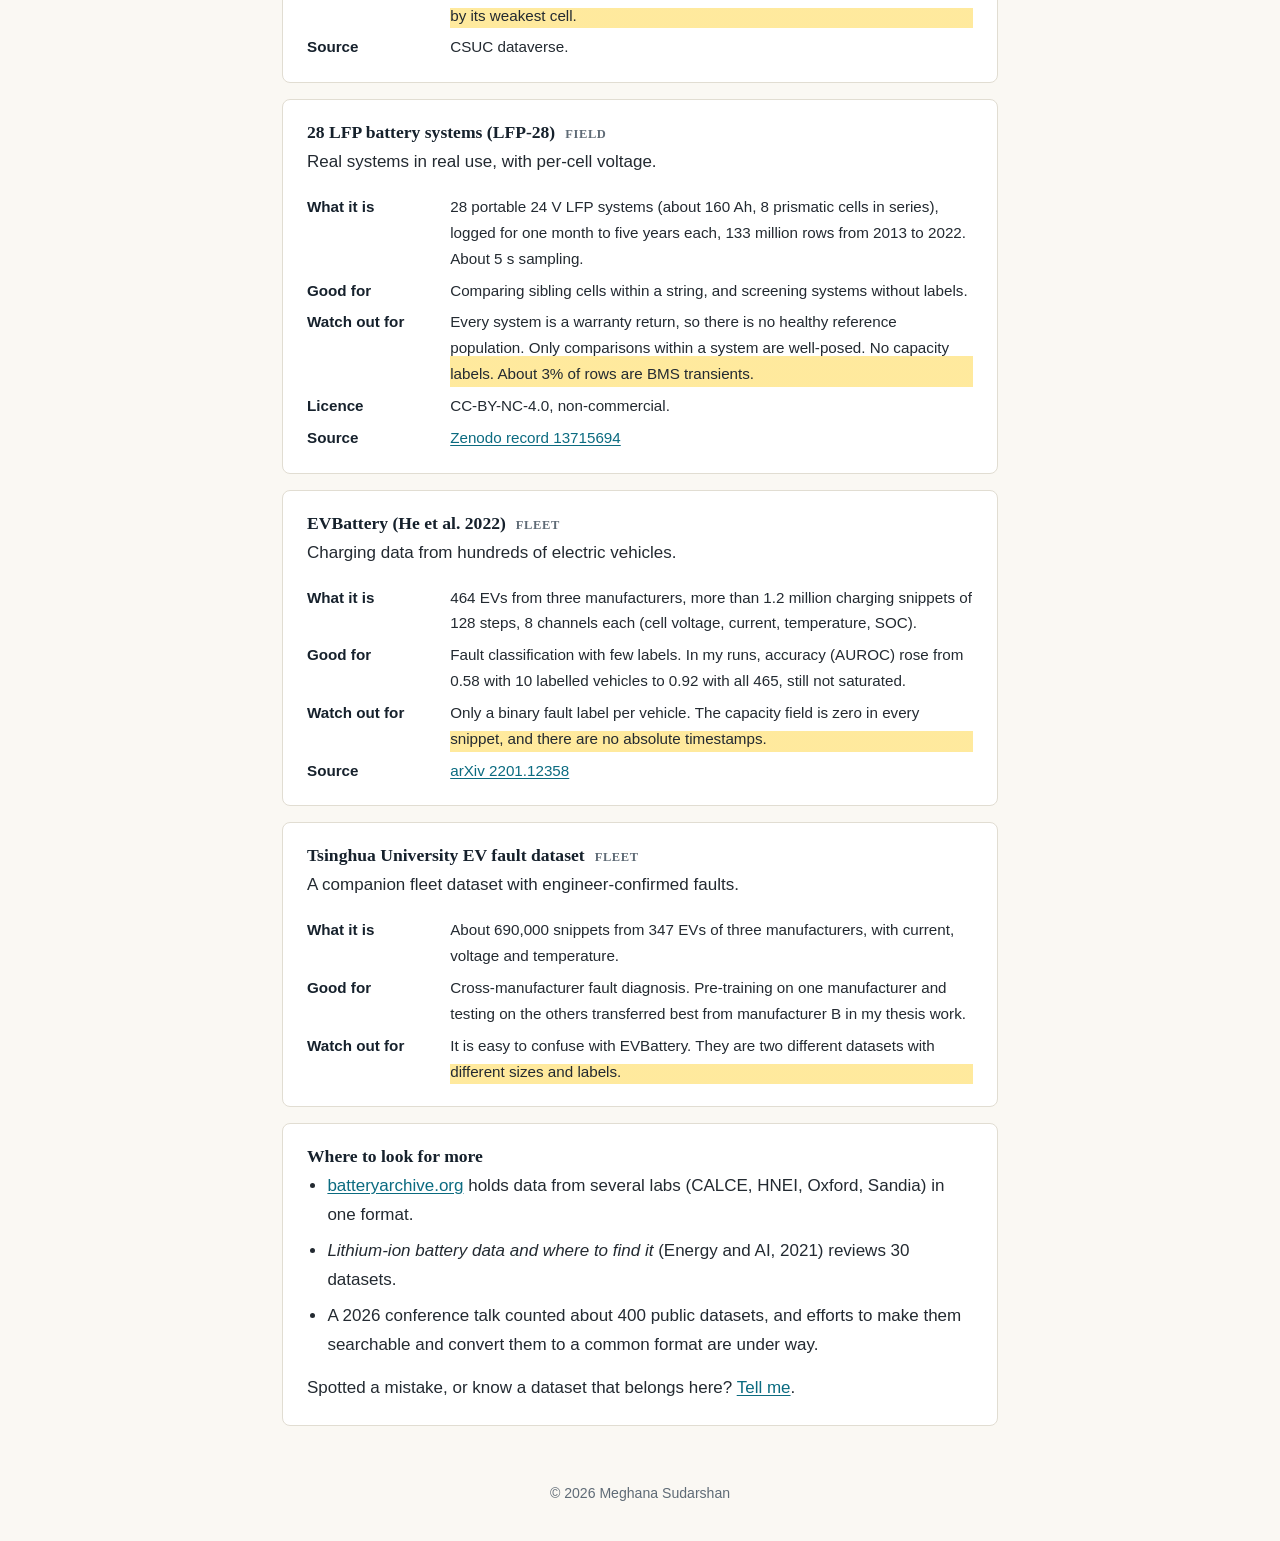
<file: datasets/index.html>
<!DOCTYPE html>
<html lang="en">
<head>
    <meta charset="UTF-8">
    <meta name="viewport" content="width=device-width, initial-scale=1.0">
    <meta name="description" content="A practical guide to public lithium-ion battery datasets: what is in each, what it is good for, and the gotchas I hit when using it.">
    <meta property="og:title" content="A field guide to public battery datasets">
    <meta property="og:description" content="What is in each dataset, what it is good for, and the gotchas I hit.">
    <meta property="og:image" content="https://msudars.github.io/profile.jpg">
    <title>Battery dataset guide · Meghana Sudarshan</title>
    <link rel="icon" href="data:image/svg+xml,%3Csvg xmlns='http://www.w3.org/2000/svg' viewBox='0 0 32 32'%3E%3Crect x='3' y='9' width='23' height='14' rx='3' fill='%23ffd84d' stroke='%230f2a43' stroke-width='2'/%3E%3Crect x='27' y='13' width='3' height='6' rx='1' fill='%230f2a43'/%3E%3C/svg%3E">
    <link rel="stylesheet" href="../style.css">
    <script src="../theme.js"></script>
</head>
<body>
    <div class="topbar">
        <div class="wrap">
            <a class="brand" href="../">Meghana Sudarshan</a>
            <a class="nav" href="../">Home</a>
            <a class="nav pill" href="../battlas/">Battlas demo</a>
            <a class="nav pill" href="./">Datasets</a>
            <a class="nav pill" href="../vlm-ica/">VLM study</a>
            <a class="nav blog" href="../blog/">Blog</a>
        </div>
    </div>

    <main class="wrap">
        <section>
            <h2>A field guide to public battery datasets</h2>
            <p class="lead">
                Open data limits what battery machine learning can claim: most papers use a single dataset, and field and fault data is scarce.
                These are the public datasets I have worked with, with the details that are easy to miss. The "watch out for" lines come from
                using them, not from their documentation.
            </p>

            <ul class="filters" id="filters" aria-label="Filter datasets">
                <li><button type="button" data-f="all" aria-pressed="true">All</button></li>
                <li><button type="button" data-f="lab" aria-pressed="false">Lab cycling</button></li>
                <li><button type="button" data-f="field" aria-pressed="false">Field and fleet</button></li>
                <li><button type="button" data-f="soh" aria-pressed="false">Has capacity labels</button></li>
                <li><button type="button" data-f="fault" aria-pressed="false">Fault labels</button></li>
            </ul>

            <div id="list">
                <article class="card ds" data-tags="lab soh">
                    <h3>NASA PCoE Li-ion ageing <span class="tag">Lab</span></h3>
                    <p>The most common benchmark in the SOC and SOH literature.</p>
                    <dl>
                        <dt>What it is</dt><dd>18650 cells cycled four at a time, charge, discharge and impedance sweeps (0.1 Hz to 5 kHz), at temperatures from 4 to 44 °C. Delivered as <code>.mat</code> files.</dd>
                        <dt>Good for</dt><dd>SOH and SOC benchmarks, impedance-based health work.</dd>
                        <dt class="gotcha">Watch out for</dt><dd class="gotcha">Different battery groups use different protocols, end-of-life thresholds and temperatures, so results from one group do not carry to another. Mostly constant loads.</dd>
                        <dt>Source</dt><dd>NASA Ames Prognostics Center of Excellence data repository.</dd>
                    </dl>
                </article>

                <article class="card ds" data-tags="lab soh">
                    <h3>NASA randomized battery usage <span class="tag">Lab</span></h3>
                    <p>Cells cycled with random-walk current profiles instead of constant loads, closer to real duty.</p>
                    <dl>
                        <dt>What it is</dt><dd>28 LCO 18650 cells (about 2.2 Ah) at 25 and 40 °C, with periodic reference charge and discharge cycles as health benchmarks. Cycled until health fell to between 80% and 50%.</dd>
                        <dt>Good for</dt><dd>Testing what happens when duty changes. In my runs, moving from the controlled to the randomized duty tripled the error of a model trained on the controlled sets, and a conformal interval that should cover 90% covered 70%.</dd>
                        <dt class="gotcha">Watch out for</dt><dd class="gotcha">Random-walk rests fragment the reference discharges, so a generic detector found only 54% of them. Raw current is discharge-positive.</dd>
                    </dl>
                </article>

                <article class="card ds" data-tags="lab soh">
                    <h3>Sandia National Laboratories 18650 study <span class="tag">Lab</span></h3>
                    <p>A multi-chemistry cycling study in one consistent format.</p>
                    <dl>
                        <dt>What it is</dt><dd>18650 cells in LFP, NCA and NMC (LCO appears too), at 15, 25 and 35 °C and discharge rates from 0.5 to 3 C. About 287 MB of spreadsheets.</dd>
                        <dt>Good for</dt><dd>Training and testing models that must generalise across chemistry, temperature and rate. It was the main training set for DegradAI.</dd>
                        <dt class="gotcha">Watch out for</dt><dd class="gotcha">The test matrix differs by chemistry, for example 3 C discharge for LFP and NMC but not NCA. Some cells needed cleaning before training.</dd>
                        <dt>Source</dt><dd><a href="https://batteryarchive.org">batteryarchive.org</a></dd>
                    </dl>
                </article>

                <article class="card ds" data-tags="lab">
                    <h3>WLTP pack (12s3p NCA) <span class="tag">Lab pack</span></h3>
                    <p>A pack-level dataset where cells share a string.</p>
                    <dl>
                        <dt>What it is</dt><dd>36 Panasonic NCR18650B cells wired 12s3p, with 413 per-cycle files and capacity checks per string. Two strings faded to roughly 0.66 and 0.60 health in about five and a half months.</dd>
                        <dt>Good for</dt><dd>Learning how series and parallel wiring change what a measurement means.</dd>
                        <dt class="gotcha">Watch out for</dt><dd class="gotcha">Capacity labels are per string, not per cell, and in series the string is limited by its weakest cell.</dd>
                        <dt>Source</dt><dd>CSUC dataverse.</dd>
                    </dl>
                </article>

                <article class="card ds" data-tags="field">
                    <h3>28 LFP battery systems (LFP-28) <span class="tag">Field</span></h3>
                    <p>Real systems in real use, with per-cell voltage.</p>
                    <dl>
                        <dt>What it is</dt><dd>28 portable 24 V LFP systems (about 160 Ah, 8 prismatic cells in series), logged for one month to five years each, 133 million rows from 2013 to 2022. About 5 s sampling.</dd>
                        <dt>Good for</dt><dd>Comparing sibling cells within a string, and screening systems without labels.</dd>
                        <dt class="gotcha">Watch out for</dt><dd class="gotcha">Every system is a warranty return, so there is no healthy reference population. Only comparisons within a system are well-posed. No capacity labels. About 3% of rows are BMS transients.</dd>
                        <dt>Licence</dt><dd>CC-BY-NC-4.0, non-commercial.</dd>
                        <dt>Source</dt><dd><a href="https://zenodo.org/records/13715694">Zenodo record 13715694</a></dd>
                    </dl>
                </article>

                <article class="card ds" data-tags="field fault">
                    <h3>EVBattery (He et al. 2022) <span class="tag">Fleet</span></h3>
                    <p>Charging data from hundreds of electric vehicles.</p>
                    <dl>
                        <dt>What it is</dt><dd>464 EVs from three manufacturers, more than 1.2 million charging snippets of 128 steps, 8 channels each (cell voltage, current, temperature, SOC).</dd>
                        <dt>Good for</dt><dd>Fault classification with few labels. In my runs, accuracy (AUROC) rose from 0.58 with 10 labelled vehicles to 0.92 with all 465, still not saturated.</dd>
                        <dt class="gotcha">Watch out for</dt><dd class="gotcha">Only a binary fault label per vehicle. The capacity field is zero in every snippet, and there are no absolute timestamps.</dd>
                        <dt>Source</dt><dd><a href="https://arxiv.org/abs/2201.12358">arXiv 2201.12358</a></dd>
                    </dl>
                </article>

                <article class="card ds" data-tags="field fault">
                    <h3>Tsinghua University EV fault dataset <span class="tag">Fleet</span></h3>
                    <p>A companion fleet dataset with engineer-confirmed faults.</p>
                    <dl>
                        <dt>What it is</dt><dd>About 690,000 snippets from 347 EVs of three manufacturers, with current, voltage and temperature.</dd>
                        <dt>Good for</dt><dd>Cross-manufacturer fault diagnosis. Pre-training on one manufacturer and testing on the others transferred best from manufacturer B in my thesis work.</dd>
                        <dt class="gotcha">Watch out for</dt><dd class="gotcha">It is easy to confuse with EVBattery. They are two different datasets with different sizes and labels.</dd>
                    </dl>
                </article>
            </div>

            <div class="card">
                <h3>Where to look for more</h3>
                <ul class="plain">
                    <li><a href="https://batteryarchive.org">batteryarchive.org</a> holds data from several labs (CALCE, HNEI, Oxford, Sandia) in one format.</li>
                    <li><em>Lithium-ion battery data and where to find it</em> (Energy and AI, 2021) reviews 30 datasets.</li>
                    <li>A 2026 conference talk counted about 400 public datasets, and efforts to make them searchable and convert them to a common format are under way.</li>
                </ul>
                <p>
                    Spotted a mistake, or know a dataset that belongs here?
                    <a href="mailto:sudarshan.meghana@gmail.com?subject=Battery%20dataset%20guide">Tell me</a>.
                </p>
            </div>
        </section>
    </main>

    <footer>&copy; 2026 Meghana Sudarshan</footer>

    <script>
    (function () {
        var btns = document.querySelectorAll('#filters button');
        var cards = document.querySelectorAll('#list .ds');
        btns.forEach(function (b) {
            b.addEventListener('click', function () {
                var f = b.dataset.f;
                btns.forEach(function (x) { x.setAttribute('aria-pressed', x === b); });
                cards.forEach(function (c) { c.hidden = f !== 'all' && c.dataset.tags.split(' ').indexOf(f) < 0; });
            });
        });
    })();
    </script>
    <script src="../site.js"></script>
</body>
</html>
</file>
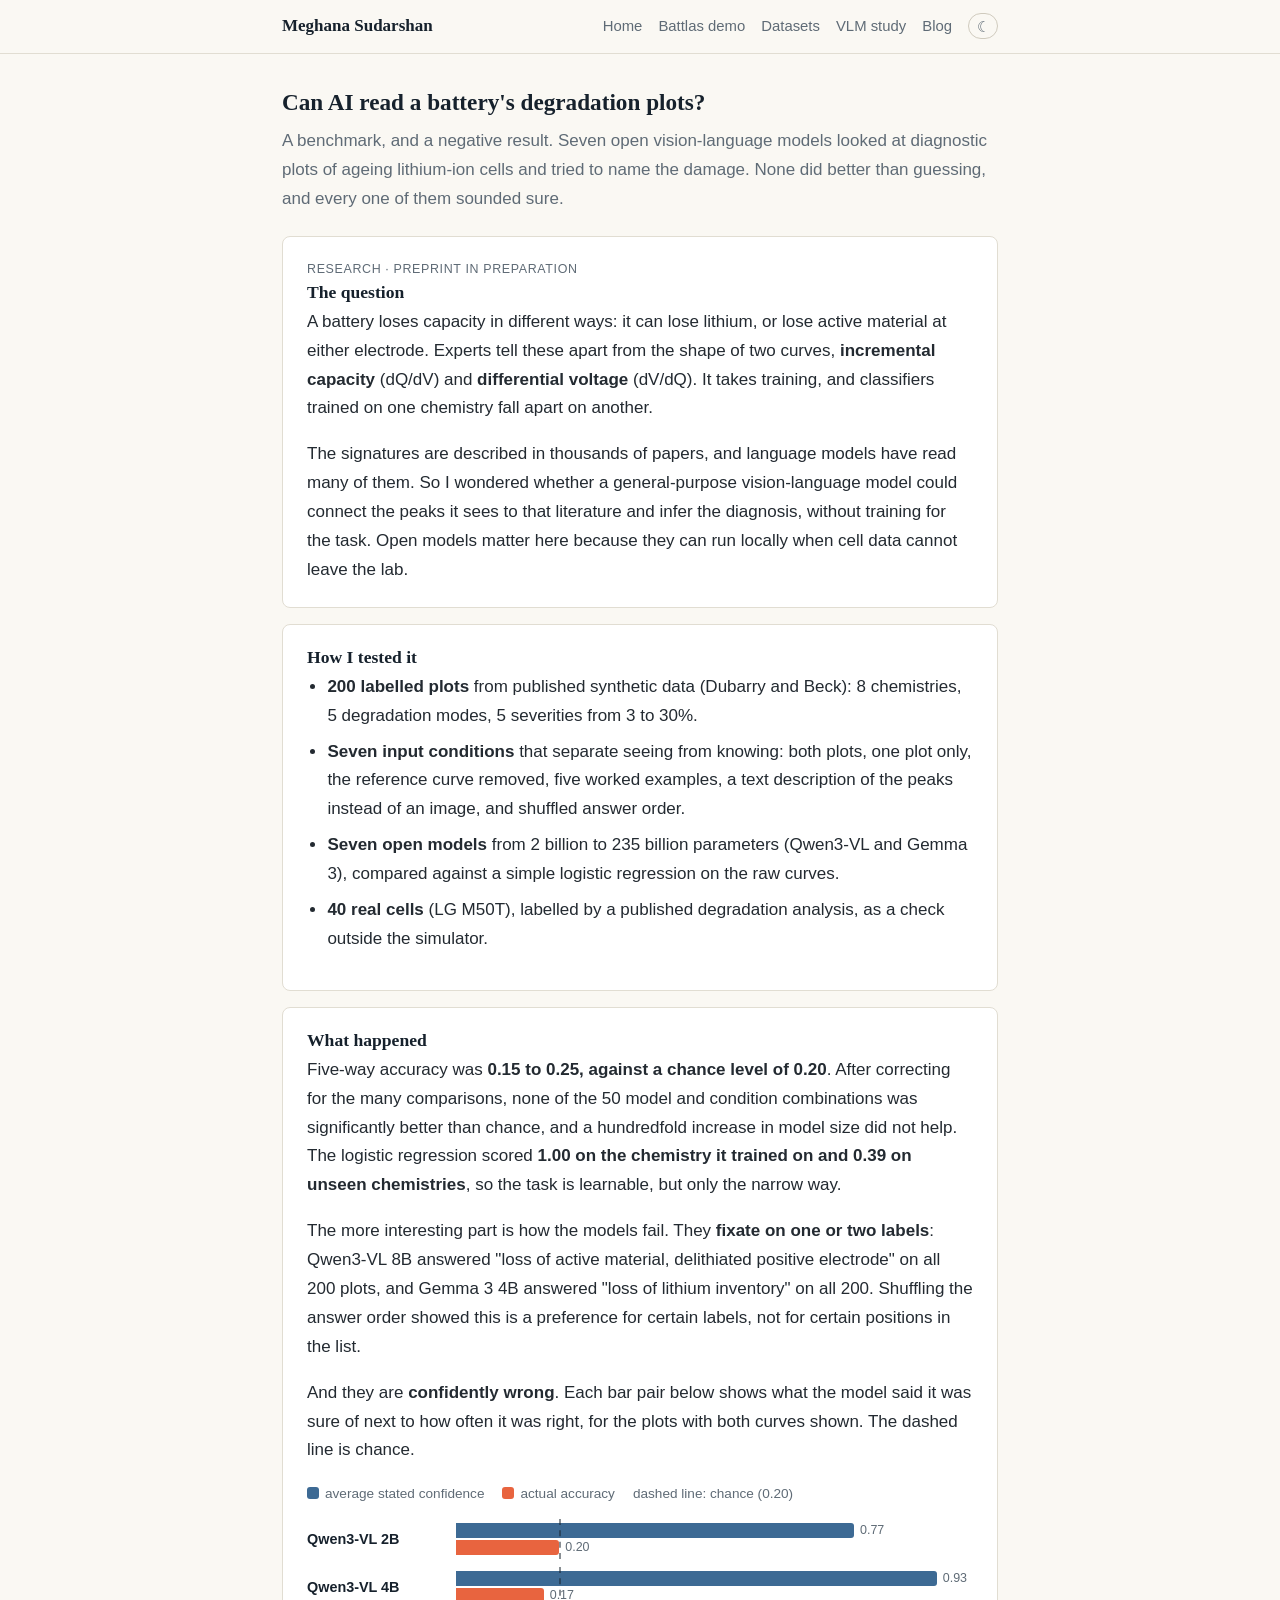
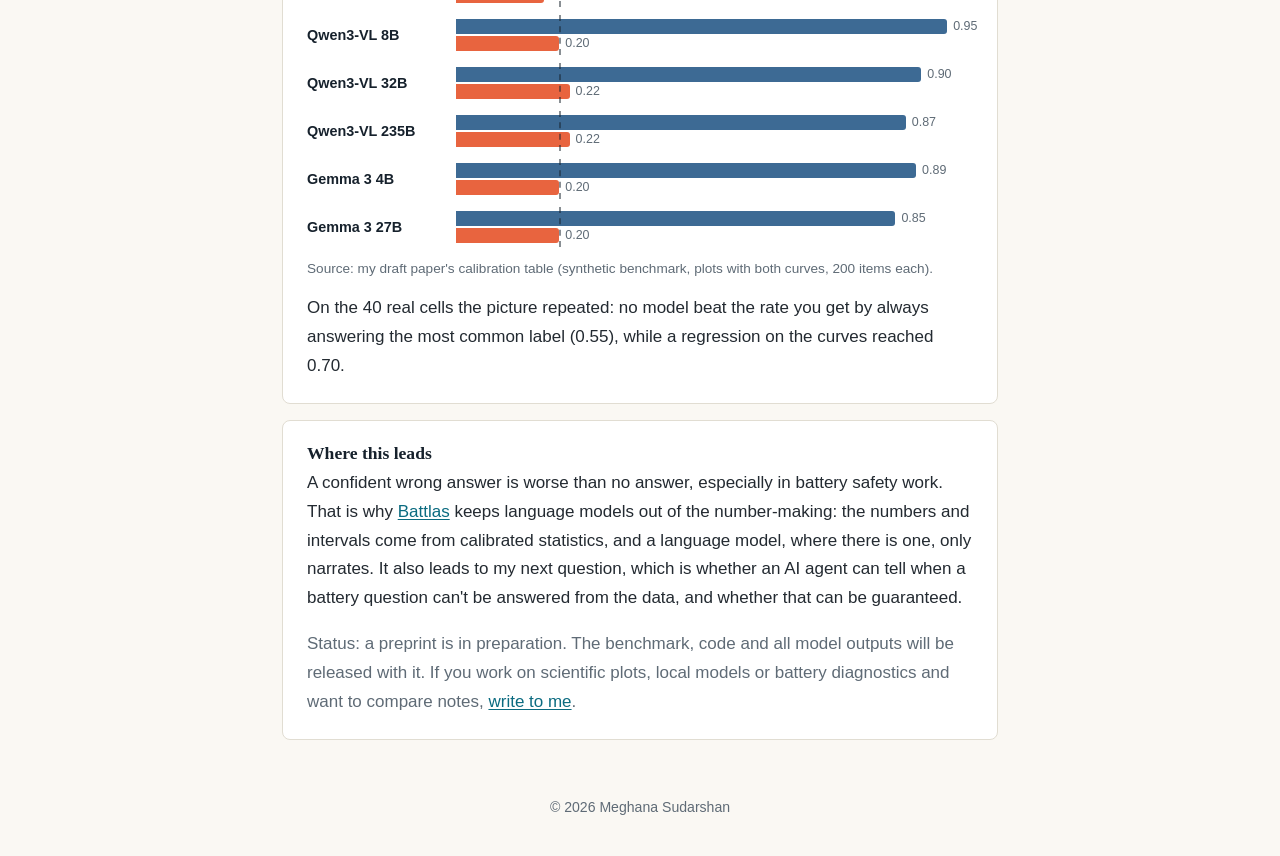
<file: vlm-ica/index.html>
<!DOCTYPE html>
<html lang="en">
<head>
    <meta charset="UTF-8">
    <meta name="viewport" content="width=device-width, initial-scale=1.0">
    <meta name="description" content="Can vision-language models read battery degradation plots? A benchmark and a negative result: seven open models, 2B to 235B parameters, none better than chance.">
    <meta property="og:title" content="Can AI read a battery's degradation plots?">
    <meta property="og:description" content="Seven open vision-language models, none better than chance, all very confident.">
    <meta property="og:image" content="https://msudars.github.io/profile.jpg">
    <title>VLM-ICA study · Meghana Sudarshan</title>
    <link rel="icon" href="data:image/svg+xml,%3Csvg xmlns='http://www.w3.org/2000/svg' viewBox='0 0 32 32'%3E%3Crect x='3' y='9' width='23' height='14' rx='3' fill='%23ffd84d' stroke='%230f2a43' stroke-width='2'/%3E%3Crect x='27' y='13' width='3' height='6' rx='1' fill='%230f2a43'/%3E%3C/svg%3E">
    <link rel="stylesheet" href="../style.css">
    <script src="../theme.js"></script>
</head>
<body>
    <div class="topbar">
        <div class="wrap">
            <a class="brand" href="../">Meghana Sudarshan</a>
            <a class="nav" href="../">Home</a>
            <a class="nav pill" href="../battlas/">Battlas demo</a>
            <a class="nav pill" href="../datasets/">Datasets</a>
            <a class="nav pill" href="./">VLM study</a>
            <a class="nav blog" href="../blog/">Blog</a>
        </div>
    </div>

    <main class="wrap">
        <section>
            <h2>Can AI read a battery's degradation plots?</h2>
            <p class="lead">
                A benchmark, and a negative result. Seven open vision-language models looked at diagnostic plots of ageing
                lithium-ion cells and tried to name the damage. None did better than guessing, and every one of them sounded sure.
            </p>

            <div class="card">
                <span class="tag">Research · preprint in preparation</span>
                <h3>The question</h3>
                <p>
                    A battery loses capacity in different ways: it can lose lithium, or lose active material at either electrode.
                    Experts tell these apart from the shape of two curves, <strong>incremental capacity</strong> (dQ/dV)
                    and <strong>differential voltage</strong> (dV/dQ). It takes training, and classifiers trained on one chemistry
                    fall apart on another.
                </p>
                <p>
                    The signatures are described in thousands of papers, and language models have read many of them.
                    So I wondered whether a general-purpose vision-language model could connect the peaks it sees to that literature
                    and infer the diagnosis, without training for the task. Open models matter here because they can run locally when
                    cell data cannot leave the lab.
                </p>
            </div>

            <div class="card">
                <h3>How I tested it</h3>
                <ul class="plain">
                    <li><strong>200 labelled plots</strong> from published synthetic data (Dubarry and Beck): 8 chemistries, 5 degradation modes, 5 severities from 3 to 30%.</li>
                    <li><strong>Seven input conditions</strong> that separate seeing from knowing: both plots, one plot only, the reference curve removed, five worked examples, a text description of the peaks instead of an image, and shuffled answer order.</li>
                    <li><strong>Seven open models</strong> from 2 billion to 235 billion parameters (Qwen3-VL and Gemma 3), compared against a simple logistic regression on the raw curves.</li>
                    <li><strong>40 real cells</strong> (LG M50T), labelled by a published degradation analysis, as a check outside the simulator.</li>
                </ul>
            </div>

            <div class="card">
                <h3>What happened</h3>
                <p>
                    Five-way accuracy was <strong>0.15 to 0.25, against a chance level of 0.20</strong>. After correcting for the many
                    comparisons, none of the 50 model and condition combinations was significantly better than chance,
                    and a hundredfold increase in model size did not help.
                    The logistic regression scored <strong>1.00 on the chemistry it trained on and 0.39 on unseen chemistries</strong>,
                    so the task is learnable, but only the narrow way.
                </p>
                <p>
                    The more interesting part is how the models fail. They <strong>fixate on one or two labels</strong>:
                    Qwen3-VL 8B answered "loss of active material, delithiated positive electrode" on all 200 plots, and Gemma 3 4B
                    answered "loss of lithium inventory" on all 200. Shuffling the answer order showed this is a preference for
                    certain labels, not for certain positions in the list.
                </p>
                <p>
                    And they are <strong>confidently wrong</strong>. Each bar pair below shows what the model said it was
                    sure of next to how often it was right, for the plots with both curves shown. The dashed line is chance.
                </p>

                <p class="legend" aria-hidden="true">
                    <span><i style="background:var(--bar-said)"></i>average stated confidence</span>
                    <span><i style="background:var(--pop)"></i>actual accuracy</span>
                    <span>dashed line: chance (0.20)</span>
                </p>
                <div class="bars" role="img" aria-label="For each of seven models, stated confidence between 0.77 and 0.95 next to accuracy between 0.17 and 0.22.">
                    <div class="row"><span class="name">Qwen3-VL 2B</span><div class="track">
                        <span class="bar said" style="--w:77%"><span>0.77</span></span>
                        <span class="bar got" style="--w:20%"><span>0.20</span></span>
                    </div></div>
                    <div class="row"><span class="name">Qwen3-VL 4B</span><div class="track">
                        <span class="bar said" style="--w:93%"><span>0.93</span></span>
                        <span class="bar got" style="--w:17%"><span>0.17</span></span>
                    </div></div>
                    <div class="row"><span class="name">Qwen3-VL 8B</span><div class="track">
                        <span class="bar said" style="--w:95%"><span>0.95</span></span>
                        <span class="bar got" style="--w:20%"><span>0.20</span></span>
                    </div></div>
                    <div class="row"><span class="name">Qwen3-VL 32B</span><div class="track">
                        <span class="bar said" style="--w:90%"><span>0.90</span></span>
                        <span class="bar got" style="--w:22%"><span>0.22</span></span>
                    </div></div>
                    <div class="row"><span class="name">Qwen3-VL 235B</span><div class="track">
                        <span class="bar said" style="--w:87%"><span>0.87</span></span>
                        <span class="bar got" style="--w:22%"><span>0.22</span></span>
                    </div></div>
                    <div class="row"><span class="name">Gemma 3 4B</span><div class="track">
                        <span class="bar said" style="--w:89%"><span>0.89</span></span>
                        <span class="bar got" style="--w:20%"><span>0.20</span></span>
                    </div></div>
                    <div class="row"><span class="name">Gemma 3 27B</span><div class="track">
                        <span class="bar said" style="--w:85%"><span>0.85</span></span>
                        <span class="bar got" style="--w:20%"><span>0.20</span></span>
                    </div></div>
                </div>
                <p class="fineprint">Source: my draft paper's calibration table (synthetic benchmark, plots with both curves, 200 items each).</p>
                <p>
                    On the 40 real cells the picture repeated: no model beat the rate you get by always answering the most common label (0.55),
                    while a regression on the curves reached 0.70.
                </p>
            </div>

            <div class="card">
                <h3>Where this leads</h3>
                <p>
                    A confident wrong answer is worse than no answer, especially in battery safety work.
                    That is why <a href="../#projects">Battlas</a> keeps language models out of the number-making:
                    the numbers and intervals come from calibrated statistics, and a language model, where there is one, only narrates.
                    It also leads to my next question, which is whether an AI agent can tell when a battery question can't be answered
                    from the data, and whether that can be guaranteed.
                </p>
                <p class="muted">
                    Status: a preprint is in preparation. The benchmark, code and all model outputs will be released with it.
                    If you work on scientific plots, local models or battery diagnostics and want to compare notes,
                    <a href="mailto:sudarshan.meghana@gmail.com?subject=VLM-ICA%20study">write to me</a>.
                </p>
            </div>
        </section>
    </main>

    <footer>&copy; 2026 Meghana Sudarshan</footer>
    <script src="../site.js"></script>
</body>
</html>
</file>
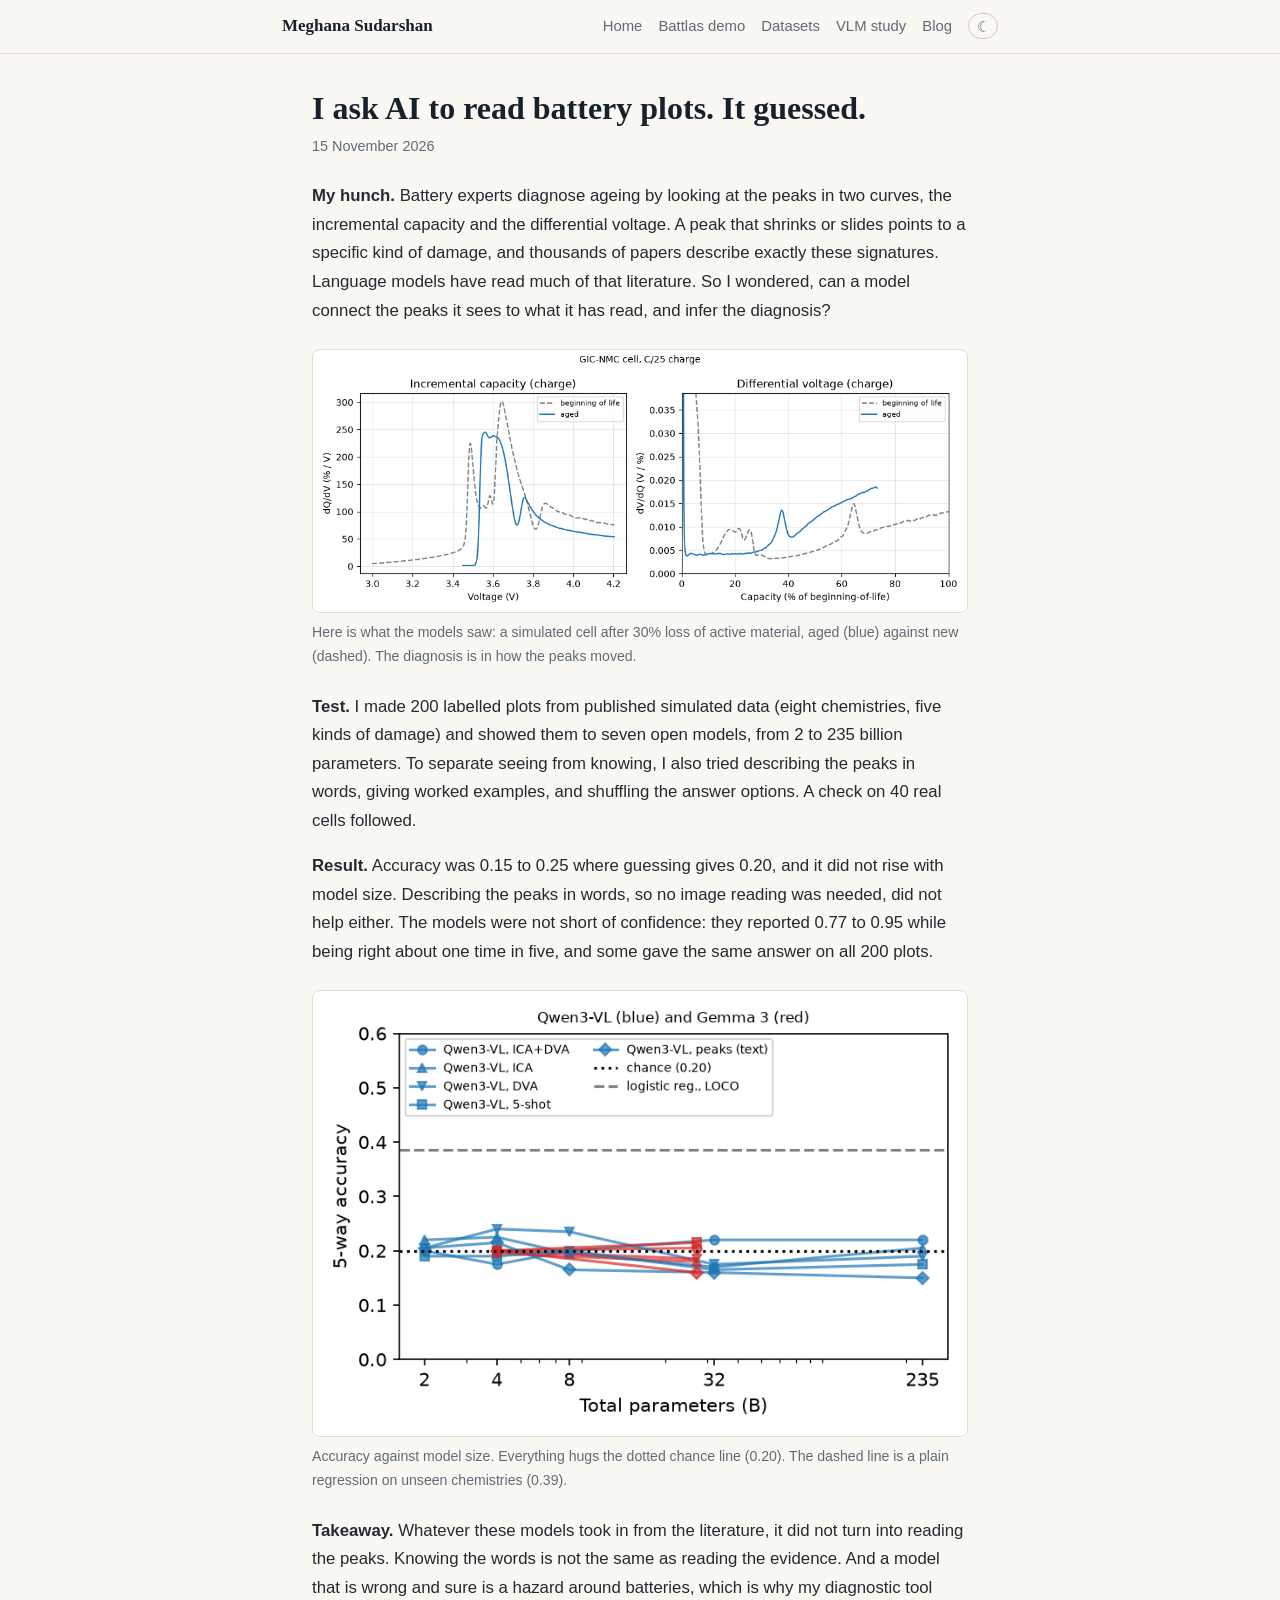
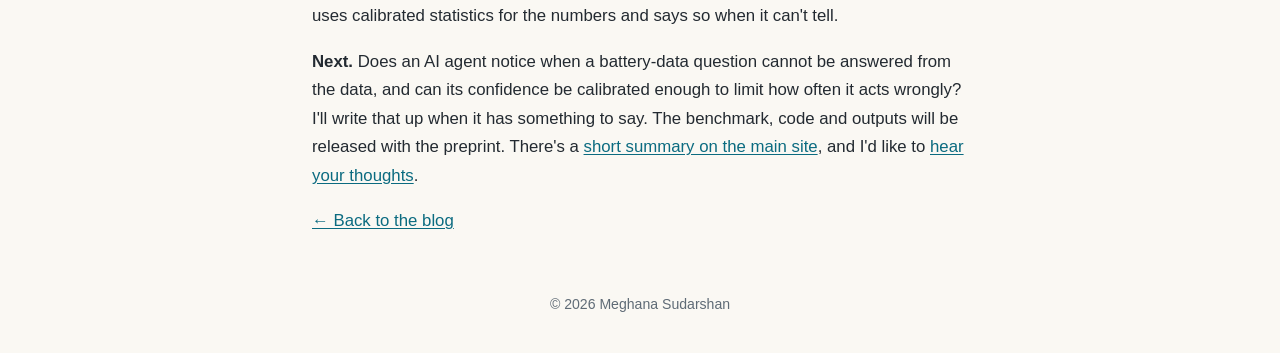
<file: blog/vlm-plots.html>
<!DOCTYPE html>
<html lang="en">
<head>
    <meta charset="UTF-8">
    <meta name="viewport" content="width=device-width, initial-scale=1.0">
    <meta name="description" content="I asked seven AI models to read battery degradation plots. They guessed, with great confidence. Here is what I'm doing about it.">
    <meta property="og:title" content="I asked AI to read battery plots. It guessed.">
    <meta property="og:description" content="Seven open vision-language models, none better than chance, all very sure of themselves.">
    <meta property="og:image" content="https://msudars.github.io/blog/img/vlm-scale.png">
    <title>I asked AI to read battery plots. It guessed. · Meghana Sudarshan</title>
    <link rel="icon" href="data:image/svg+xml,%3Csvg xmlns='http://www.w3.org/2000/svg' viewBox='0 0 32 32'%3E%3Crect x='3' y='9' width='23' height='14' rx='3' fill='%23ffd84d' stroke='%230f2a43' stroke-width='2'/%3E%3Crect x='27' y='13' width='3' height='6' rx='1' fill='%230f2a43'/%3E%3C/svg%3E">
    <link rel="stylesheet" href="../style.css">
    <script src="../theme.js"></script>
</head>
<body>
    <div class="topbar">
        <div class="wrap">
            <a class="brand" href="../">Meghana Sudarshan</a>
            <a class="nav" href="../">Home</a>
            <a class="nav pill" href="../battlas/">Battlas demo</a>
            <a class="nav pill" href="../datasets/">Datasets</a>
            <a class="nav pill" href="../vlm-ica/">VLM study</a>
            <a class="nav blog" href="./">Blog</a>
        </div>
    </div>

    <main class="wrap narrow">
        <article class="post-body">
            <section>
                <h1>I ask AI to read battery plots. It guessed.</h1>
                <p class="date">15 November 2026</p>

                <p><strong>My hunch.</strong> Battery experts diagnose ageing by looking at the peaks in two curves, the incremental capacity and the differential voltage. A peak that shrinks or slides points to a specific kind of damage, and thousands of papers describe exactly these signatures. Language models have read much of that literature. So I wondered, can a model connect the peaks it sees to what it has read, and infer the diagnosis?</p>

                <figure>
                    <img src="img/vlm-example.png" alt="Two plots of an aged battery cell against its beginning-of-life curve: incremental capacity against voltage on the left, differential voltage against capacity on the right." width="1000" height="400">
                    <figcaption>Here is what the models saw: a simulated cell after 30% loss of active material, aged (blue) against new (dashed). The diagnosis is in how the peaks moved.</figcaption>
                </figure>

                <p><strong>Test.</strong> I made 200 labelled plots from published simulated data (eight chemistries, five kinds of damage) and showed them to seven open models, from 2 to 235 billion parameters. To separate seeing from knowing, I also tried describing the peaks in words, giving worked examples, and shuffling the answer options. A check on 40 real cells followed.</p>

                <p><strong>Result.</strong> Accuracy was 0.15 to 0.25 where guessing gives 0.20, and it did not rise with model size. Describing the peaks in words, so no image reading was needed, did not help either. The models were not short of confidence: they reported 0.77 to 0.95 while being right about one time in five, and some gave the same answer on all 200 plots.</p>

                <figure>
                    <img src="img/vlm-scale.png" alt="Line chart of five-way accuracy against model size from 2 billion to 235 billion parameters. All lines stay close to the chance level of 0.20, well below a dashed line for a logistic regression at about 0.39." width="750" height="510">
                    <figcaption>Accuracy against model size. Everything hugs the dotted chance line (0.20). The dashed line is a plain regression on unseen chemistries (0.39).</figcaption>
                </figure>

                <p><strong>Takeaway.</strong> Whatever these models took in from the literature, it did not turn into reading the peaks. Knowing the words is not the same as reading the evidence. And a model that is wrong and sure is a hazard around batteries, which is why my diagnostic tool uses calibrated statistics for the numbers and says so when it can't tell.</p>

                <p><strong>Next.</strong> Does an AI agent notice when a battery-data question cannot be answered from the data, and can its confidence be calibrated enough to limit how often it acts wrongly? I'll write that up when it has something to say. The benchmark, code and outputs will be released with the preprint. There's a <a href="../vlm-ica/">short summary on the main site</a>, and I'd like to <a href="mailto:sudarshan.meghana@gmail.com?subject=Re%3A%20AI%20reading%20battery%20plots">hear your thoughts</a>.</p>

                <p><a href="./">&larr; Back to the blog</a></p>
            </section>
        </article>
    </main>

    <footer>&copy; 2026 Meghana Sudarshan</footer>
    <script src="../site.js"></script>
</body>
</html>
</file>
<file: style.css>
/* Light by default; dark when the system prefers it or the toggle sets data-theme. */
:root {
    color-scheme: light;
    --bg: #faf8f3;
    --card: #ffffff;
    --text: #232a31;
    --muted: #5f6b76;
    --line: #e1ddd2;
    --heading: #16212c;
    --edge: #cfcabd;
    --accent: #0b6b80;
    --accent-soft: #e3f0f3;
    --sun: #ffd84d;
    --pop: #e8643f;
    --mark: rgba(255,216,77,.55);
    --topbar: rgba(250,248,243,0.94);
    --bar-said: #3d6a94;
    --limit: #9b2c1f;
    --v-green-bg: #e6f4ec; --v-green: #14633a;
    --v-amber-bg: #fdf2dc; --v-amber: #85570f;
    --v-red-bg: #fbe6e3;   --v-red: #9b2c1f;
    --v-grey-bg: #eceef1;  --v-grey: #3d4852;
}
@media (prefers-color-scheme: dark) {
    :root:not([data-theme="light"]) {
        color-scheme: dark;
        --bg: #12161b; --card: #1b2128; --text: #e4e8ec; --muted: #9aa6b2; --line: #2e3841;
        --heading: #eaf1f7; --edge: #46535f;
        --accent: #5cc4d6; --accent-soft: #1d3a44;
        --mark: rgba(255,216,77,.30);
        --topbar: rgba(18,22,27,0.94);
        --bar-said: #6f9fcf; --limit: #ff8a7a;
        --v-green-bg: #12301f; --v-green: #7fd9a3;
        --v-amber-bg: #38290e; --v-amber: #f0c36a;
        --v-red-bg: #3a1a16;   --v-red: #ff9a8a;
        --v-grey-bg: #262d34;  --v-grey: #c3ccd5;
    }
}
:root[data-theme="dark"] {
    color-scheme: dark;
    --bg: #12161b; --card: #1b2128; --text: #e4e8ec; --muted: #9aa6b2; --line: #2e3841;
    --heading: #eaf1f7; --edge: #46535f;
    --accent: #5cc4d6; --accent-soft: #1d3a44;
    --mark: rgba(255,216,77,.30);
    --topbar: rgba(18,22,27,0.94);
    --bar-said: #6f9fcf; --limit: #ff8a7a;
    --v-green-bg: #12301f; --v-green: #7fd9a3;
    --v-amber-bg: #38290e; --v-amber: #f0c36a;
    --v-red-bg: #3a1a16;   --v-red: #ff9a8a;
    --v-grey-bg: #262d34;  --v-grey: #c3ccd5;
}

* { box-sizing: border-box; }
html { scroll-behavior: smooth; scroll-padding-top: 64px; }
body {
    margin: 0; background: var(--bg); color: var(--text);
    font: 17px/1.7 -apple-system, "Segoe UI", Roboto, "Helvetica Neue", Arial, sans-serif;
    -webkit-font-smoothing: antialiased;
}
::selection { background: var(--sun); color: #16212c; }
h1, h2, h3 { font-family: Georgia, "Times New Roman", serif; line-height: 1.25; color: var(--heading); margin: 0; font-weight: 700; }
h2 { font-size: 1.45rem; margin-bottom: 10px; }
h3 { font-size: 1.1rem; margin-bottom: 4px; }
a { color: var(--accent); text-underline-offset: 2px; }
p { margin: 0 0 1em; }
.wrap { max-width: 760px; margin: 0 auto; padding: 0 22px; }
.narrow { max-width: 700px; }
.muted, .lead { color: var(--muted); }
.lead { margin: 0 0 22px; }
.fineprint { font-size: .85rem; color: var(--muted); }
code { font-size: .9em; }

/* top bar */
.topbar { position: sticky; top: 0; z-index: 10; background: var(--topbar); backdrop-filter: blur(8px); border-bottom: 1px solid var(--line); }
.topbar .wrap { display: flex; flex-wrap: wrap; gap: 2px 16px; align-items: center; padding-top: 12px; padding-bottom: 12px; }
.topbar .brand { font-family: Georgia, serif; font-weight: 700; color: var(--heading); text-decoration: none; margin-right: auto; }
.topbar a.nav { color: var(--muted); text-decoration: none; font-size: .93rem; }
.topbar a.nav:hover { color: var(--accent); text-decoration: underline; }
.theme-toggle { font: inherit; font-size: .95rem; line-height: 1; cursor: pointer; background: transparent; color: var(--muted); border: 1px solid var(--edge); border-radius: 999px; width: 30px; height: 26px; padding: 0; }
.theme-toggle:hover { color: var(--accent); border-color: var(--accent); }

/* intro */
.intro { display: flex; gap: 22px; align-items: center; padding: 40px 0 8px; }
.intro img { width: 88px; height: 88px; border-radius: 50%; object-fit: cover; flex: none; border: 1px solid var(--edge); }
.intro h1 { font-size: 2.2rem; }
.intro .role { color: var(--muted); margin: 2px 0 0; }
.links { margin: 10px 0 0; }
.links a + a::before { content: "\00b7"; display: inline-block; margin: 0 .6em; color: var(--muted); }
.about { padding-top: 22px; }
.about p { max-width: 36em; }

/* sections */
section { padding: 34px 0 4px; }
.entry { margin-bottom: 24px; }
.entry + .entry { border-top: 1px solid var(--line); padding-top: 22px; }
.entry p:last-child { margin-bottom: 0; }
.tag { display: block; font-size: .78rem; letter-spacing: .05em; text-transform: uppercase; color: var(--muted); margin-bottom: 2px; }
ul.plain { padding-left: 1.2em; margin: 0 0 14px; }
ul.plain li { margin-bottom: 7px; }

/* boxed content (tool UI, dataset entries, results) */
.card { background: var(--card); border: 1px solid var(--line); border-radius: 8px; padding: 22px 24px; margin-bottom: 16px; }
.card p:last-child { margin-bottom: 0; }

/* timeline */
.tl { border-left: 1px solid var(--edge); margin-left: 4px; padding-left: 22px; }
.tl-item { position: relative; margin-bottom: 24px; }
.tl-item::before { content: ""; position: absolute; left: -27px; top: 9px; width: 9px; height: 9px; background: var(--accent); border-radius: 50%; }
.tl-item .when { font-size: .85rem; color: var(--muted); }
.tl-item h3 { margin: 1px 0 1px; }
.tl-item .org { color: var(--muted); margin: 0 0 6px; font-size: .96rem; }
.tl-item ul { margin: 0; padding-left: 1.1em; font-size: .96rem; }
.tl-item li { margin-bottom: 5px; }

ol.pubs { padding-left: 1.4em; font-size: .94rem; margin: 14px 0 0; }
ol.pubs li { margin-bottom: 10px; }
details { margin: 0 0 10px; }
details summary { cursor: pointer; font-family: Georgia, serif; font-weight: 700; color: var(--heading); }

footer { text-align: center; color: var(--muted); font-size: .88rem; padding: 36px 0; }

/* reading progress */
#charge { position: fixed; top: 0; left: 0; height: 3px; width: 0; background: var(--pop); z-index: 20; transition: width .1s; }
.full-msg { display: none; }

/* button (404) */
.btn { display: inline-block; padding: 8px 18px; border-radius: 6px; text-decoration: none; border: 1px solid var(--edge); color: var(--accent); }
.btn.primary { background: var(--sun); color: #16212c; border-color: var(--sun); }

/* demo */
.demo { display: grid; grid-template-columns: 1fr 1fr; gap: 16px; align-items: start; }
.demo .ctl label { display: flex; justify-content: space-between; font-weight: 600; font-size: .95rem; margin-top: 14px; }
.demo .ctl label output { font-family: ui-monospace, Menlo, monospace; color: var(--accent); }
.demo input[type=range] { width: 100%; accent-color: var(--accent); }
.demo svg { width: 100%; height: auto; display: block; }
.verdict { border-radius: 8px; padding: 12px 16px; font-weight: 700; margin: 0 0 10px; border: 1px solid; }
.verdict small { display: block; font-weight: 400; margin-top: 2px; }
.v-green { background: var(--v-green-bg); color: var(--v-green); border-color: var(--v-green); }
.v-amber { background: var(--v-amber-bg); color: var(--v-amber); border-color: var(--v-amber); }
.v-red { background: var(--v-red-bg); color: var(--v-red); border-color: var(--v-red); }
.v-grey { background: var(--v-grey-bg); color: var(--v-grey); border-color: var(--v-grey); }
.versus { border: 1px dashed var(--edge); border-radius: 8px; padding: 10px 14px; font-size: .93rem; margin: 0; }
.s-frame { fill: none; stroke: var(--muted); }
.s-cover { fill: var(--accent-soft); stroke: var(--accent); stroke-dasharray: 4 3; }
.s-cover-t { fill: var(--accent); }
.s-t { fill: var(--muted); }
.s-dot { fill: var(--pop); stroke: var(--heading); stroke-width: 2; }
.s-axis { stroke: var(--muted); stroke-width: 1; }
.s-limit { stroke: var(--limit); stroke-width: 2; stroke-dasharray: 3 2; }
.s-limit-t { fill: var(--limit); }
.s-int { fill: var(--accent); opacity: .35; }
.s-pt { fill: var(--accent); stroke: var(--card); stroke-width: 2; }
.s-abst { fill: var(--text); }

/* dataset guide */
.filters { display: flex; flex-wrap: wrap; gap: 8px; margin: 0 0 22px; padding: 0; list-style: none; }
.filters button { font: inherit; font-size: .9rem; cursor: pointer; background: transparent; border: 1px solid var(--edge); color: var(--text); border-radius: 999px; padding: 3px 14px; }
.filters button[aria-pressed=true] { background: var(--heading); color: var(--bg); border-color: var(--heading); }
.ds h3 { display: flex; flex-wrap: wrap; gap: 4px 10px; align-items: baseline; }
.ds .tag { display: inline; margin: 0; }
.ds dl { display: grid; grid-template-columns: 8.5em 1fr; gap: 6px 14px; margin: 12px 0 0; font-size: .95rem; }
.ds dt { font-weight: 700; color: var(--heading); }
.ds dd { margin: 0; }
.ds dd.gotcha { background: linear-gradient(transparent 60%, var(--mark) 60%); }
.ds[hidden] { display: none; }

/* VLM chart */
.bars { margin: 16px 0 6px; }
.bars .row { display: grid; grid-template-columns: 9.5em 1fr; gap: 4px 12px; align-items: center; margin-bottom: 12px; font-size: .9rem; }
.bars .name { font-weight: 600; color: var(--heading); }
.bars .track { position: relative; }
.bars .track::after { content: ""; position: absolute; top: -2px; bottom: -2px; left: 20%; border-left: 2px dashed var(--heading); opacity: .5; }
.bars .bar { display: block; height: 15px; width: var(--w); border-radius: 0 3px 3px 0; margin: 2px 0; position: relative; }
.bars .bar span { position: absolute; left: calc(100% + 6px); top: -3px; font-size: .78rem; color: var(--muted); white-space: nowrap; }
.bars .said { background: var(--bar-said); }
.bars .got { background: var(--pop); }
.legend { display: flex; flex-wrap: wrap; gap: 6px 18px; font-size: .85rem; color: var(--muted); margin: 0 0 4px; }
.legend i { display: inline-block; width: 12px; height: 12px; border-radius: 3px; margin-right: 6px; vertical-align: -1px; }

/* blog */
.posts { list-style: none; margin: 0; padding: 0; }
.posts li { margin-bottom: 22px; }
.posts a.post { display: block; text-decoration: none; color: inherit; }
.posts a.post:hover h3 { text-decoration: underline; }
.posts .date { font-size: .85rem; color: var(--muted); }
.posts h3 { margin: 2px 0 4px; }
.posts p { margin: 0; color: var(--muted); }
.post-body { font-size: 1.05rem; }
.post-body h1 { font-size: 2rem; margin: 0 0 6px; }
.post-body .date { color: var(--muted); font-size: .9rem; margin-bottom: 24px; }
.post-body figure { margin: 24px 0; }
.post-body figure img { width: 100%; height: auto; display: block; background: #fff; border: 1px solid var(--line); border-radius: 8px; }
.post-body figcaption { font-size: .88rem; color: var(--muted); margin-top: 8px; }
.post-body ul { padding-left: 1.2em; margin: 0 0 1.1em; }

@media (max-width: 640px) {
    .intro { gap: 16px; padding-top: 26px; align-items: flex-start; }
    .intro img { width: 72px; height: 72px; }
    .intro h1 { font-size: 1.4rem; }
    .topbar .brand { flex-basis: 100%; }
    .card { padding: 18px 16px; }
    .demo { grid-template-columns: 1fr; }
    .ds dl, .bars .row { grid-template-columns: 1fr; gap: 0; }
    .ds dd { margin-bottom: 8px; }
}
</file>
